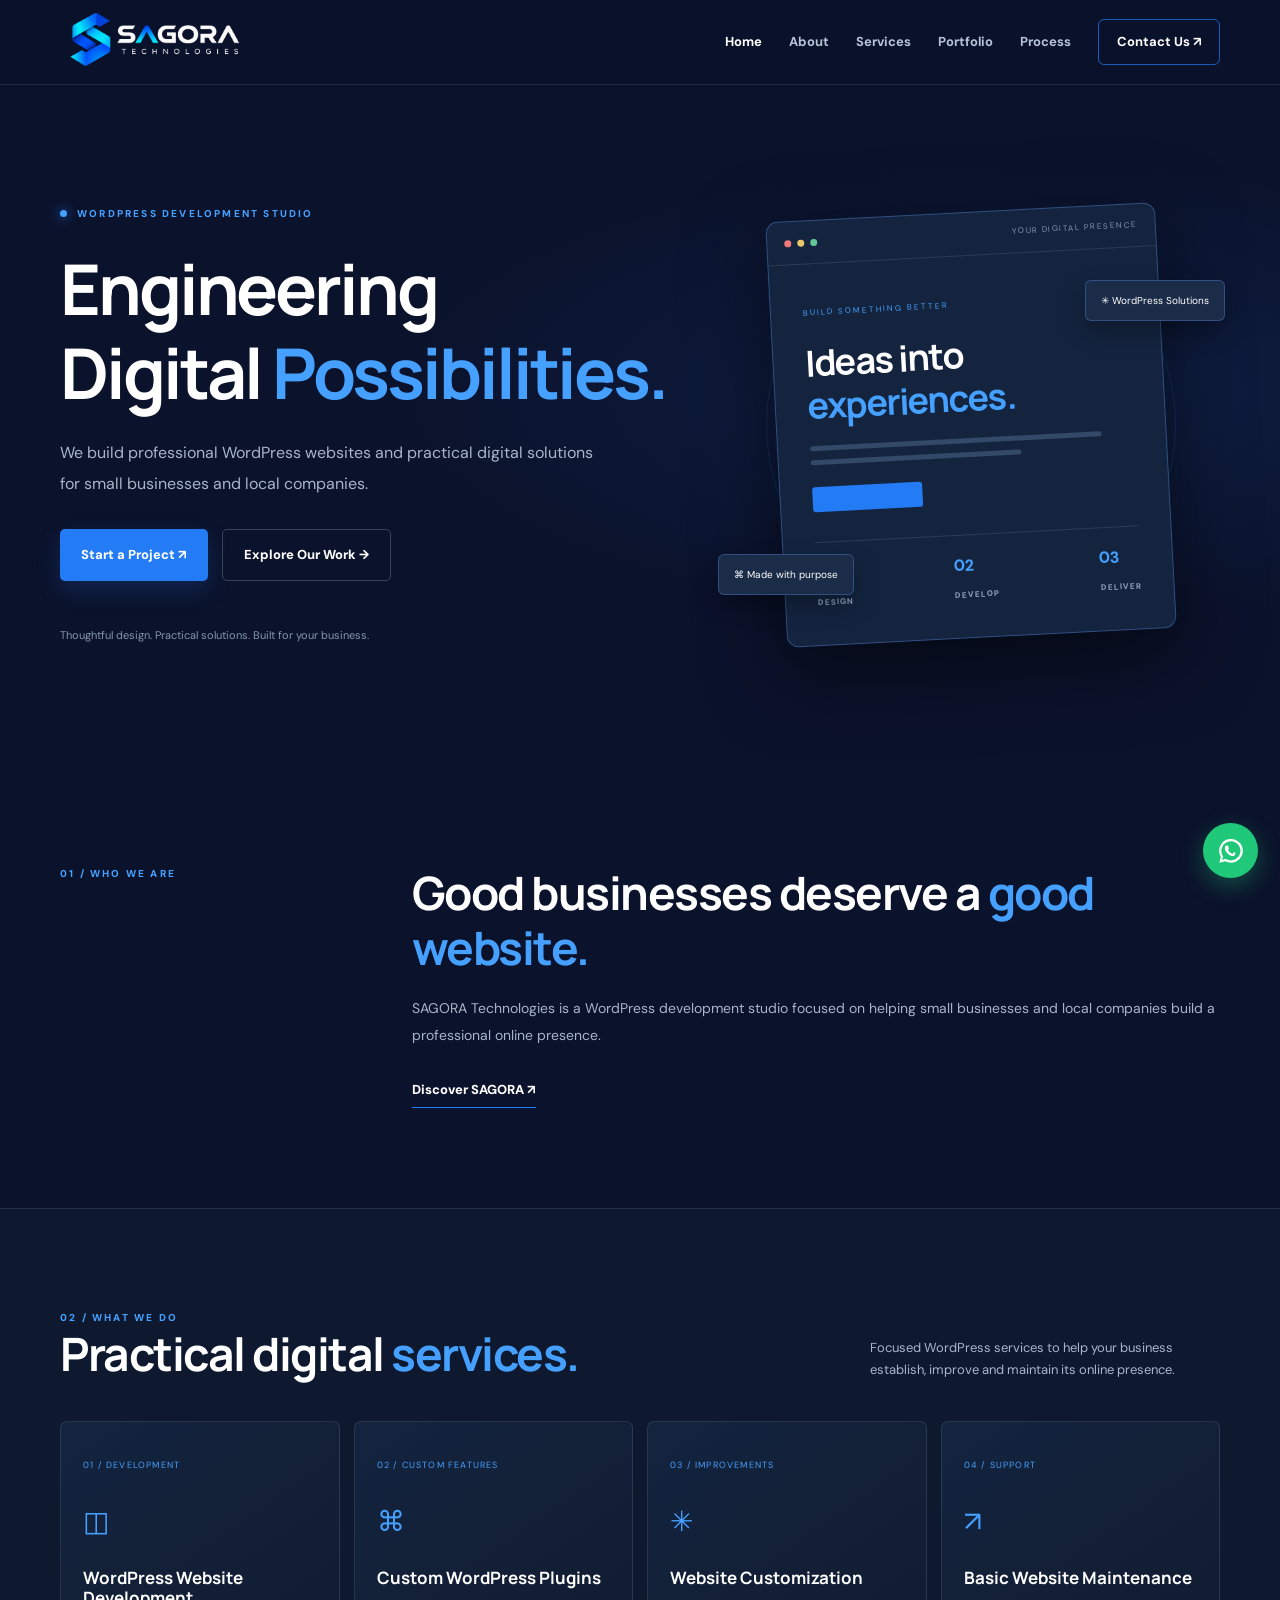
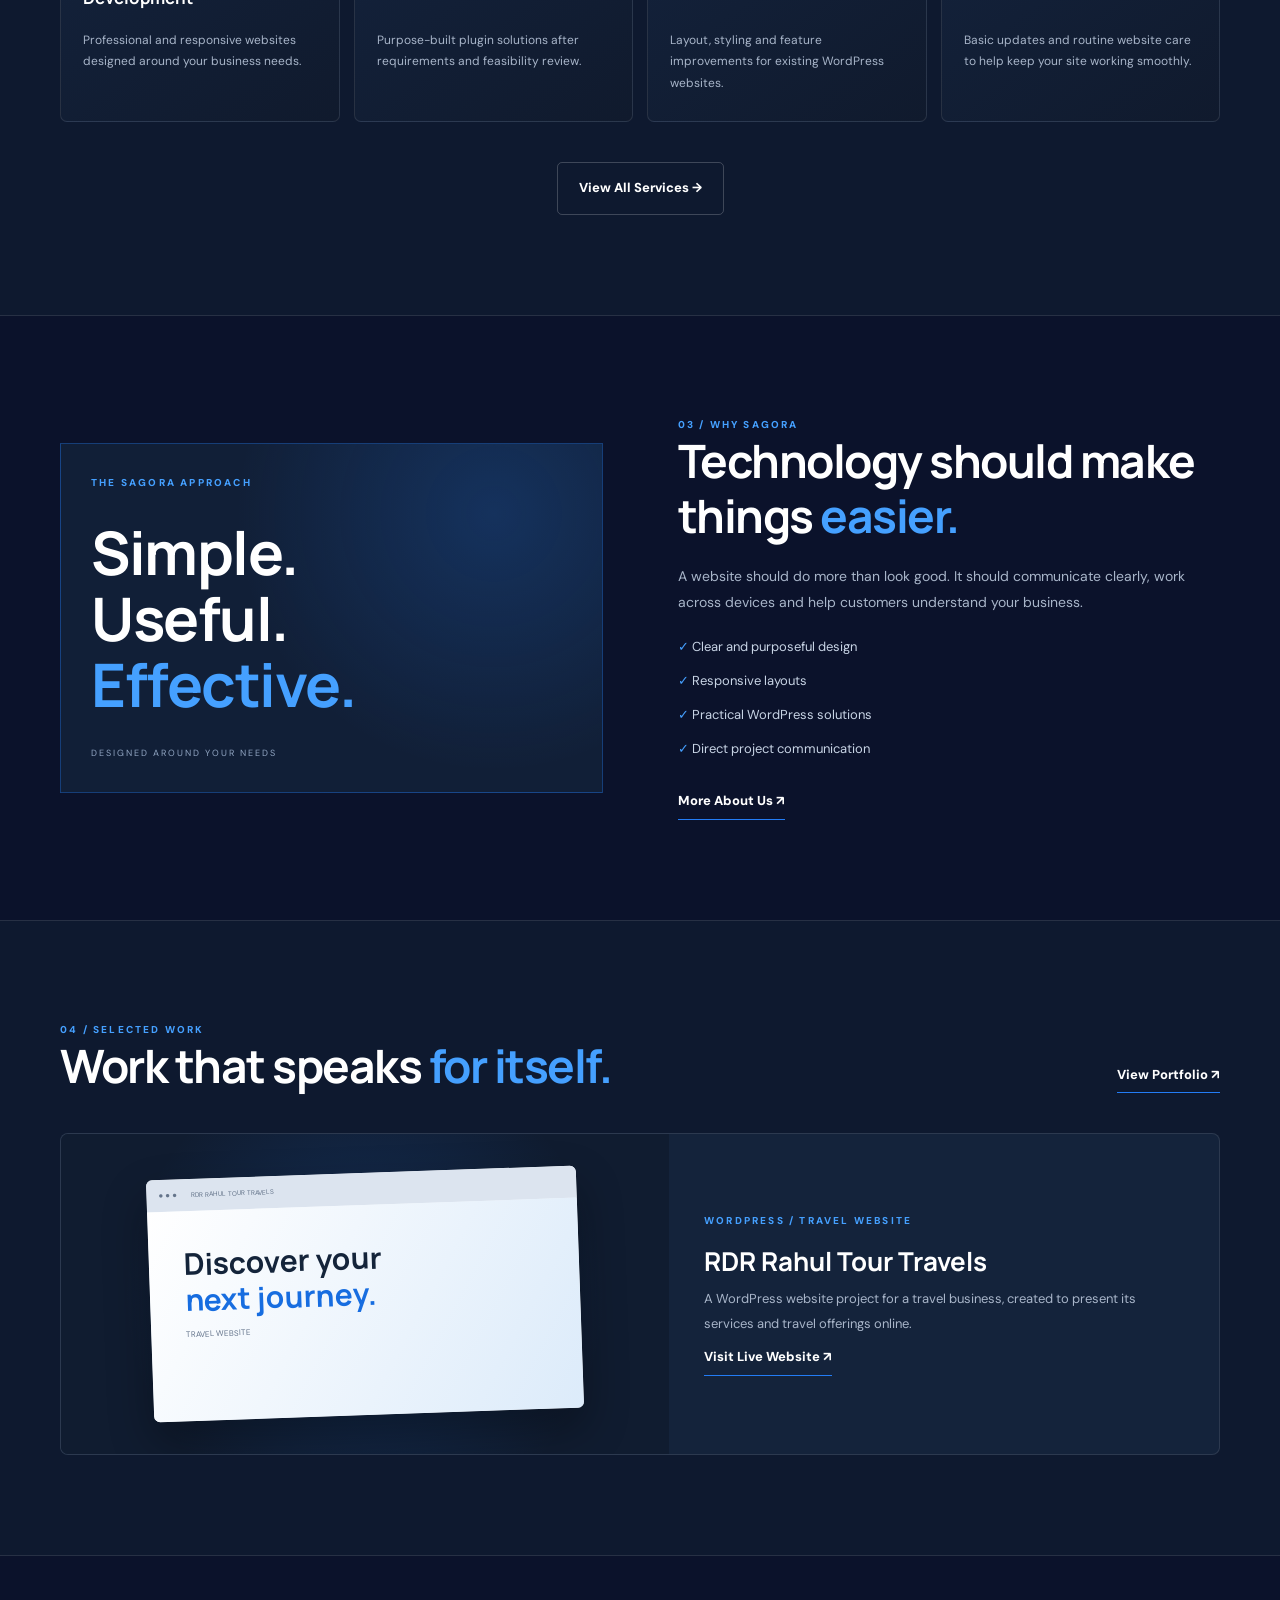
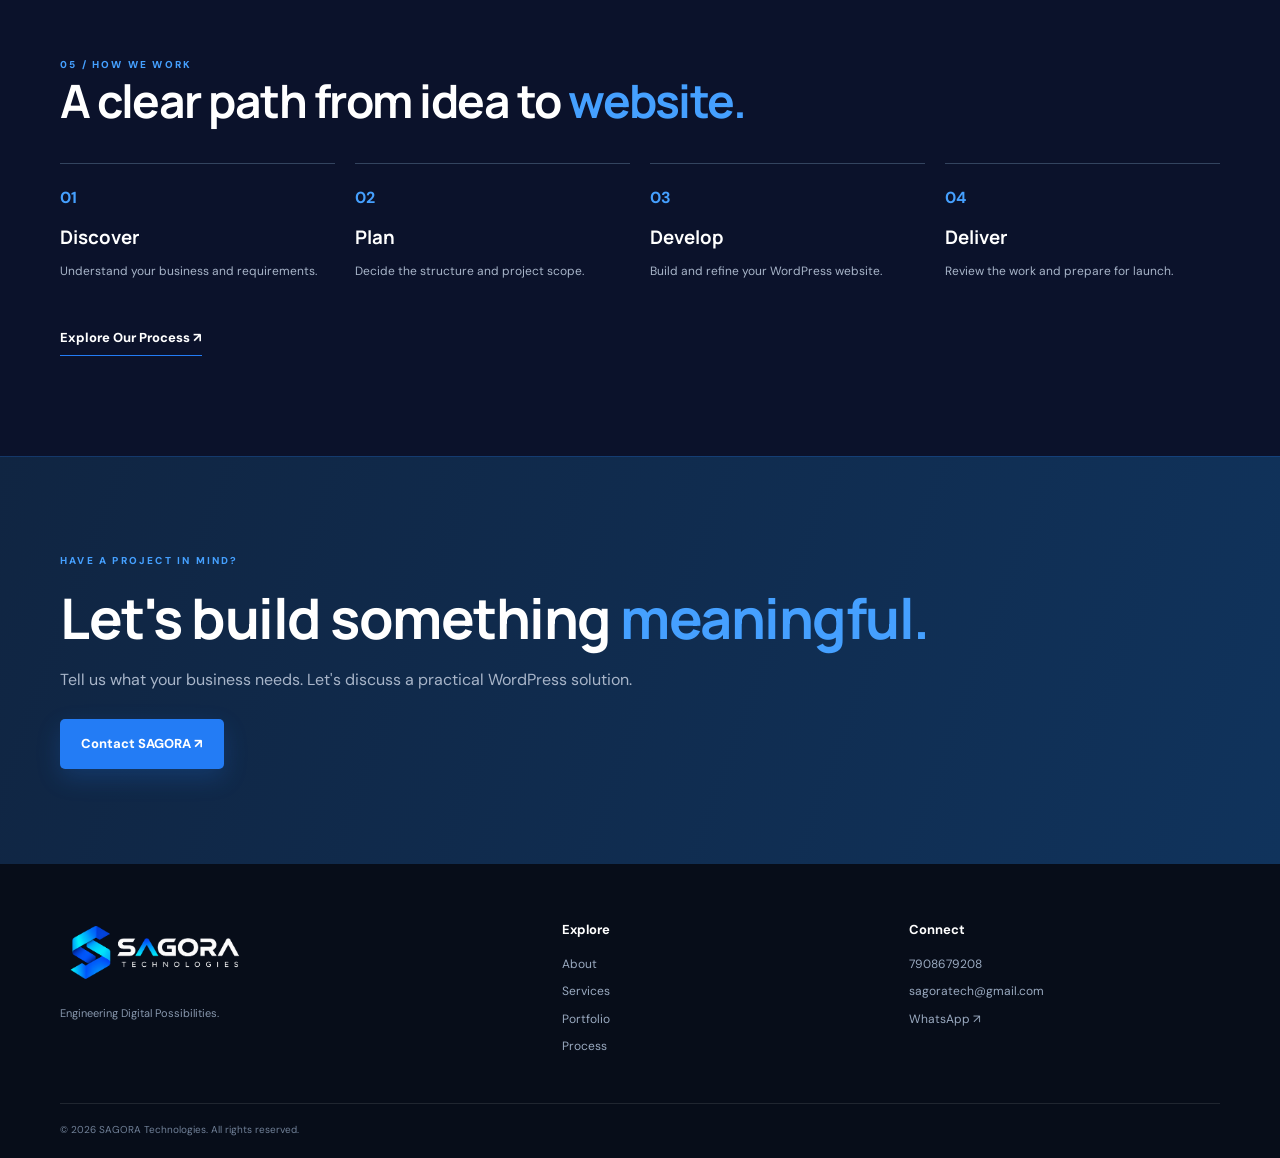
<file: index.html>
<!DOCTYPE html>
<html lang="en">
<head>
  <meta charset="UTF-8">
  <meta name="viewport" content="width=device-width, initial-scale=1">
  <meta name="description" content="SAGORA Technologies — WordPress website development for businesses.">
  <meta name="theme-color" content="#0B122B">
  <title>SAGORA Technologies | Engineering Digital Possibilities</title>
  <link rel="icon" type="image/png" href="assets/sagora-logo.png">
  <link rel="preconnect" href="https://fonts.googleapis.com">
  <link href="https://fonts.googleapis.com/css2?family=DM+Sans:wght@400;500;600;700&family=Manrope:wght@400;500;600;700;800&display=swap" rel="stylesheet">
  <link rel="stylesheet" href="style.css">
</head>
<body>
<header class="header"><div class="container nav-wrap">
<a href="index.html" class="brand"><img src="assets/sagora-logo.png" alt="SAGORA Technologies"></a>
<button class="menu-toggle" type="button" aria-label="Open navigation" aria-expanded="false"><span></span><span></span><span></span></button>
<nav class="nav"><a href="index.html" data-page="index" class="active">Home</a><a href="about.html" data-page="about">About</a><a href="services.html" data-page="services">Services</a><a href="work.html" data-page="work">Portfolio</a><a href="process.html" data-page="process">Process</a><a class="nav-button" href="contact.html" data-page="contact">Contact Us ↗</a></nav>
</div></header>

<main>
  <section class="hero">
    <div class="container hero-grid">
      <div class="hero-copy reveal">
        <div class="eyebrow"><i></i> WORDPRESS DEVELOPMENT STUDIO</div>
        <h1>Engineering<br>Digital <span>Possibilities.</span></h1>
        <p>We build professional WordPress websites and practical digital solutions for small businesses and local companies.</p>
        <div class="actions">
          <a class="btn primary" href="contact.html">Start a Project ↗</a>
          <a class="btn outline" href="work.html">Explore Our Work →</a>
        </div>
        <div class="hero-caption">Thoughtful design. Practical solutions. Built for your business.</div>
      </div>

      <div class="hero-art reveal">
        <div class="art-orbit"></div>
        <div class="art-window">
          <div class="window-top"><span></span><span></span><span></span><small>YOUR DIGITAL PRESENCE</small></div>
          <div class="window-content">
            <small>BUILD SOMETHING BETTER</small>
            <h2>Ideas into<br><span>experiences.</span></h2>
            <div class="fake-line"></div><div class="fake-line short"></div>
            <div class="fake-button"></div>
            <div class="art-bottom"><span>01<br><small>DESIGN</small></span><span>02<br><small>DEVELOP</small></span><span>03<br><small>DELIVER</small></span></div>
          </div>
        </div>
        <div class="art-tag tag-one">✳ WordPress Solutions</div>
        <div class="art-tag tag-two">⌘ Made with purpose</div>
      </div>
    </div>
  </section>

  <section class="section">
    <div class="container intro-grid reveal">
      <div class="eyebrow">01 / WHO WE ARE</div>
      <div><h2>Good businesses deserve a <span>good website.</span></h2>
        <p>SAGORA Technologies is a WordPress development studio focused on helping small businesses and local companies build a professional online presence.</p>
        <a class="text-link" href="about.html">Discover SAGORA ↗</a>
      </div>
    </div>
  </section>

  <section class="section section-alt">
    <div class="container">
      <div class="section-heading reveal">
        <div><div class="eyebrow">02 / WHAT WE DO</div><h2>Practical digital <span>services.</span></h2></div>
        <p>Focused WordPress services to help your business establish, improve and maintain its online presence.</p>
      </div>
      <div class="service-grid">
        <article class="service-card reveal"><span>01 / DEVELOPMENT</span><div class="service-icon">◫</div><h3>WordPress Website Development</h3><p>Professional and responsive websites designed around your business needs.</p></article>
        <article class="service-card reveal"><span>02 / CUSTOM FEATURES</span><div class="service-icon">⌘</div><h3>Custom WordPress Plugins</h3><p>Purpose-built plugin solutions after requirements and feasibility review.</p></article>
        <article class="service-card reveal"><span>03 / IMPROVEMENTS</span><div class="service-icon">✳</div><h3>Website Customization</h3><p>Layout, styling and feature improvements for existing WordPress websites.</p></article>
        <article class="service-card reveal"><span>04 / SUPPORT</span><div class="service-icon">↗</div><h3>Basic Website Maintenance</h3><p>Basic updates and routine website care to help keep your site working smoothly.</p></article>
      </div>
      <div class="center"><a href="services.html" class="btn outline">View All Services →</a></div>
    </div>
  </section>

  <section class="section">
    <div class="container feature-grid">
      <div class="feature-panel reveal"><div class="eyebrow">THE SAGORA APPROACH</div><h2>Simple.<br>Useful.<br><span>Effective.</span></h2><small>DESIGNED AROUND YOUR NEEDS</small></div>
      <div class="reveal"><div class="eyebrow">03 / WHY SAGORA</div><h2>Technology should make things <span>easier.</span></h2>
        <p>A website should do more than look good. It should communicate clearly, work across devices and help customers understand your business.</p>
        <ul class="check-list"><li>✓ Clear and purposeful design</li><li>✓ Responsive layouts</li><li>✓ Practical WordPress solutions</li><li>✓ Direct project communication</li></ul>
        <a href="about.html" class="text-link">More About Us ↗</a>
      </div>
    </div>
  </section>

  <section class="section section-alt">
    <div class="container">
      <div class="section-heading reveal"><div><div class="eyebrow">04 / SELECTED WORK</div><h2>Work that speaks <span>for itself.</span></h2></div><a href="work.html" class="text-link">View Portfolio ↗</a></div>
      <a class="project-card reveal" href="https://rdrrahultourtravels.thsite.top/" target="_blank" rel="noopener noreferrer">
        <div class="project-art"><div class="project-browser"><div class="browser-top">● ● ● <small>RDR RAHUL TOUR TRAVELS</small></div><div class="browser-body"><h3>Discover your<br><span>next journey.</span></h3><small>TRAVEL WEBSITE</small></div></div></div>
        <div class="project-info"><div class="eyebrow">WORDPRESS / TRAVEL WEBSITE</div><h3>RDR Rahul Tour Travels</h3><p>A WordPress website project for a travel business, created to present its services and travel offerings online.</p><span class="text-link">Visit Live Website ↗</span></div>
      </a>
    </div>
  </section>

  <section class="section">
    <div class="container">
      <div class="eyebrow">05 / HOW WE WORK</div><h2>A clear path from idea to <span>website.</span></h2>
      <div class="steps-grid">
        <div class="step"><b>01</b><h3>Discover</h3><p>Understand your business and requirements.</p></div>
        <div class="step"><b>02</b><h3>Plan</h3><p>Decide the structure and project scope.</p></div>
        <div class="step"><b>03</b><h3>Develop</h3><p>Build and refine your WordPress website.</p></div>
        <div class="step"><b>04</b><h3>Deliver</h3><p>Review the work and prepare for launch.</p></div>
      </div>
      <a href="process.html" class="text-link">Explore Our Process ↗</a>
    </div>
  </section>

  <section class="cta">
    <div class="container reveal"><div class="eyebrow">HAVE A PROJECT IN MIND?</div><h2>Let's build something <span>meaningful.</span></h2><p>Tell us what your business needs. Let's discuss a practical WordPress solution.</p><a href="contact.html" class="btn primary">Contact SAGORA ↗</a></div>
  </section>
</main>

<footer class="footer"><div class="container footer-grid">
<div><img src="assets/sagora-logo.png" alt="SAGORA Technologies"><p>Engineering Digital Possibilities.</p></div>
<div><h4>Explore</h4><a href="about.html">About</a><a href="services.html">Services</a><a href="work.html">Portfolio</a><a href="process.html">Process</a></div>
<div><h4>Connect</h4><a href="tel:+917908679208">7908679208</a><a href="mailto:sagoratech@gmail.com">sagoratech@gmail.com</a><a href="https://wa.me/917908679208" target="_blank" rel="noopener noreferrer">WhatsApp ↗</a></div>
</div><div class="container footer-bottom">© <span class="year"></span> SAGORA Technologies. All rights reserved.</div></footer>
<a class="floating-whatsapp" href="https://wa.me/917908679208?text=Hello%20SAGORA%2C%20I%20would%20like%20to%20discuss%20a%20website%20project." target="_blank" rel="noopener noreferrer" aria-label="Chat with SAGORA on WhatsApp"><svg viewBox="0 0 32 32" aria-hidden="true"><path d="M16 3.2A12.6 12.6 0 0 0 5.2 22.3L3.5 28.5l6.4-1.7A12.6 12.6 0 1 0 16 3.2Zm0 22.8a10.2 10.2 0 0 1-5.2-1.4l-.4-.2-3.8 1 1-3.7-.3-.4A10.2 10.2 0 1 1 16 26Zm5.6-7.6c-.3-.2-1.8-.9-2.1-1s-.5-.2-.7.2-.8 1-1 1.2-.4.2-.7.1a8.3 8.3 0 0 1-2.5-1.5 9.4 9.4 0 0 1-1.7-2.1c-.2-.3 0-.5.1-.6l.5-.6c.2-.2.2-.4.3-.6s0-.4 0-.6-.7-1.7-1-2.3-.5-.5-.7-.5h-.6c-.2 0-.6.1-.9.4s-1.2 1.2-1.2 2.8 1.2 3.2 1.4 3.4a11.6 11.6 0 0 0 4.5 4c.6.3 1.1.5 1.5.6.6.2 1.2.2 1.6.1.5-.1 1.8-.7 2-1.4s.3-1.3.2-1.4-.3-.2-.6-.4Z"/></svg></a>
<script src="script.js"></script>
</body>
</html>
</file>
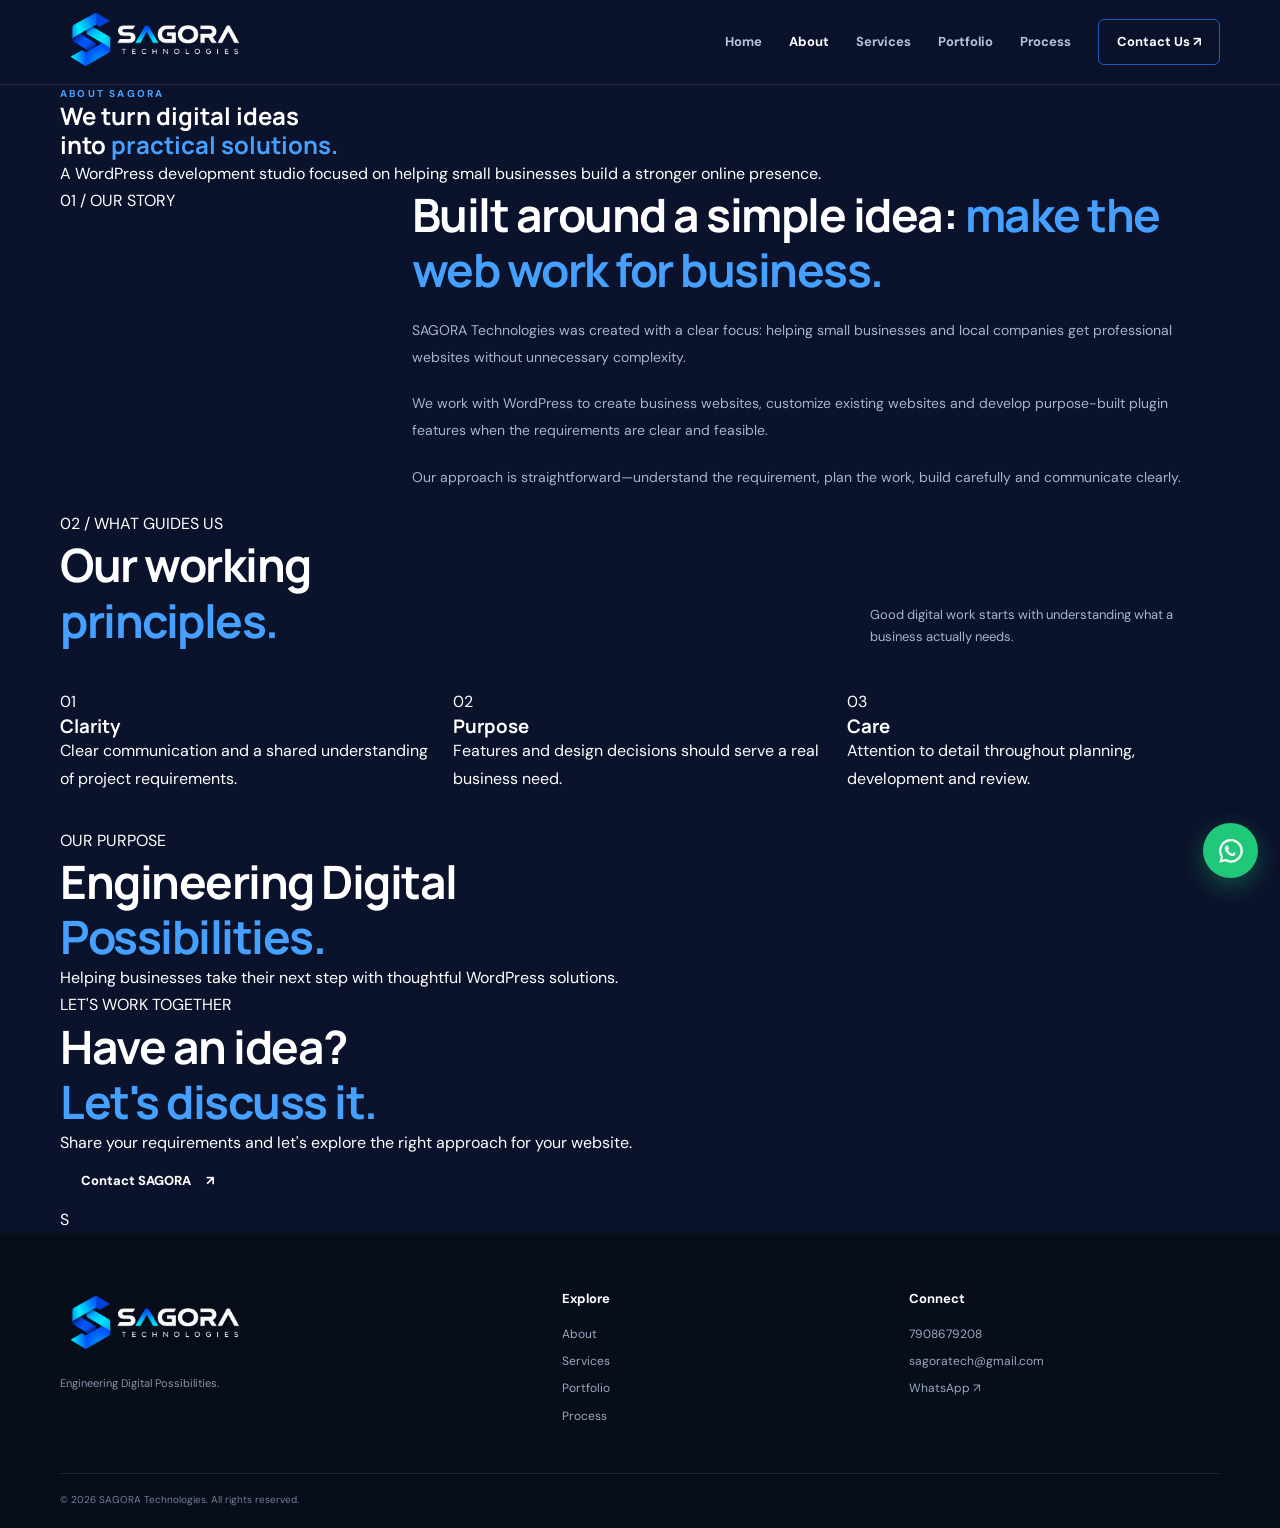
<file: about.html>
<!DOCTYPE html>
<html lang="en"><head><meta charset="UTF-8"><meta name="viewport" content="width=device-width, initial-scale=1">
<meta name="description" content="Learn about SAGORA Technologies and its practical WordPress website services."><meta name="theme-color" content="#0B122B"><title>About | SAGORA Technologies</title>
<link rel="icon" type="image/png" href="assets/sagora-logo.png"><link rel="preconnect" href="https://fonts.googleapis.com"><link rel="preconnect" href="https://fonts.gstatic.com" crossorigin>
<link href="https://fonts.googleapis.com/css2?family=DM+Sans:wght@400;500;600;700&family=Manrope:wght@400;500;600;700;800&display=swap" rel="stylesheet"><link rel="stylesheet" href="style.css"></head><body>
<header class="header"><div class="container nav-wrap">
<a href="index.html" class="brand"><img src="assets/sagora-logo.png" alt="SAGORA Technologies"></a>
<button class="menu-toggle" type="button" aria-label="Open navigation" aria-expanded="false"><span></span><span></span><span></span></button>
<nav class="nav"><a href="index.html" data-page="index">Home</a><a href="about.html" data-page="about" class="active">About</a><a href="services.html" data-page="services">Services</a><a href="work.html" data-page="work">Portfolio</a><a href="process.html" data-page="process">Process</a><a class="nav-button" href="contact.html" data-page="contact">Contact Us ↗</a></nav>
</div></header><main>
    <section class="inner-hero"><div class="container inner-hero-content reveal">
      <div class="eyebrow"><span class="eyebrow-dot"></span> ABOUT SAGORA</div>
      <h1>We turn digital ideas<br>into <span>practical solutions.</span></h1>
      <p>A WordPress development studio focused on helping small businesses build a stronger online presence.</p>
    </div></section>

    <section class="section-pad"><div class="container story-grid">
      <div class="section-kicker reveal">01 / OUR STORY</div>
      <div class="story-content reveal">
        <h2>Built around a simple idea: <span>make the web work for business.</span></h2>
        <p>SAGORA Technologies was created with a clear focus: helping small businesses and local companies get professional websites without unnecessary complexity.</p>
        <p>We work with WordPress to create business websites, customize existing websites and develop purpose-built plugin features when the requirements are clear and feasible.</p>
        <p>Our approach is straightforward—understand the requirement, plan the work, build carefully and communicate clearly.</p>
      </div>
    </div></section>

    <section class="values-section section-pad"><div class="container">
      <div class="section-heading reveal"><div><div class="section-kicker">02 / WHAT GUIDES US</div><h2>Our working<br><span>principles.</span></h2></div><p>Good digital work starts with understanding what a business actually needs.</p></div>
      <div class="values-grid">
        <article class="value-card reveal"><span>01</span><h3>Clarity</h3><p>Clear communication and a shared understanding of project requirements.</p></article>
        <article class="value-card reveal"><span>02</span><h3>Purpose</h3><p>Features and design decisions should serve a real business need.</p></article>
        <article class="value-card reveal"><span>03</span><h3>Care</h3><p>Attention to detail throughout planning, development and review.</p></article>
      </div>
    </div></section>

    <section class="statement-section"><div class="container statement-inner reveal">
      <div class="section-kicker">OUR PURPOSE</div><h2>Engineering Digital<br><span>Possibilities.</span></h2>
      <p>Helping businesses take their next step with thoughtful WordPress solutions.</p>
    </div></section>

    <section class="cta-section"><div class="container cta-inner reveal">
      <div class="section-kicker">LET'S WORK TOGETHER</div><h2>Have an idea?<br><span>Let's discuss it.</span></h2>
      <p>Share your requirements and let's explore the right approach for your website.</p>
      <a class="btn btn-primary" href="contact.html">Contact SAGORA <span>↗</span></a><div class="cta-decoration">S</div>
    </div></section>
  </main><footer class="footer"><div class="container footer-grid">
<div><img src="assets/sagora-logo.png" alt="SAGORA Technologies"><p>Engineering Digital Possibilities.</p></div>
<div><h4>Explore</h4><a href="about.html">About</a><a href="services.html">Services</a><a href="work.html">Portfolio</a><a href="process.html">Process</a></div>
<div><h4>Connect</h4><a href="tel:+917908679208">7908679208</a><a href="mailto:sagoratech@gmail.com">sagoratech@gmail.com</a><a href="https://wa.me/917908679208" target="_blank" rel="noopener noreferrer">WhatsApp ↗</a></div>
</div><div class="container footer-bottom">© <span class="year"></span> SAGORA Technologies. All rights reserved.</div></footer>
<a class="floating-whatsapp" href="https://wa.me/917908679208?text=Hello%20SAGORA%2C%20I%20would%20like%20to%20discuss%20a%20website%20project." target="_blank" rel="noopener noreferrer" aria-label="Chat with SAGORA on WhatsApp"><svg viewBox="0 0 32 32" aria-hidden="true"><path d="M16 3.2A12.6 12.6 0 0 0 5.2 22.3L3.5 28.5l6.4-1.7A12.6 12.6 0 1 0 16 3.2Zm0 22.8a10.2 10.2 0 0 1-5.2-1.4l-.4-.2-3.8 1 1-3.7-.3-.4A10.2 10.2 0 1 1 16 26Zm5.6-7.6c-.3-.2-1.8-.9-2.1-1s-.5-.2-.7.2-.8 1-1 1.2-.4.2-.7.1a8.3 8.3 0 0 1-2.5-1.5 9.4 9.4 0 0 1-1.7-2.1c-.2-.3 0-.5.1-.6l.5-.6c.2-.2.2-.4.3-.6s0-.4 0-.6-.7-1.7-1-2.3-.5-.5-.7-.5h-.6c-.2 0-.6.1-.9.4s-1.2 1.2-1.2 2.8 1.2 3.2 1.4 3.4a11.6 11.6 0 0 0 4.5 4c.6.3 1.1.5 1.5.6.6.2 1.2.2 1.6.1.5-.1 1.8-.7 2-1.4s.3-1.3.2-1.4-.3-.2-.6-.4Z"/></svg></a><script src="script.js"></script></body></html>
</file>
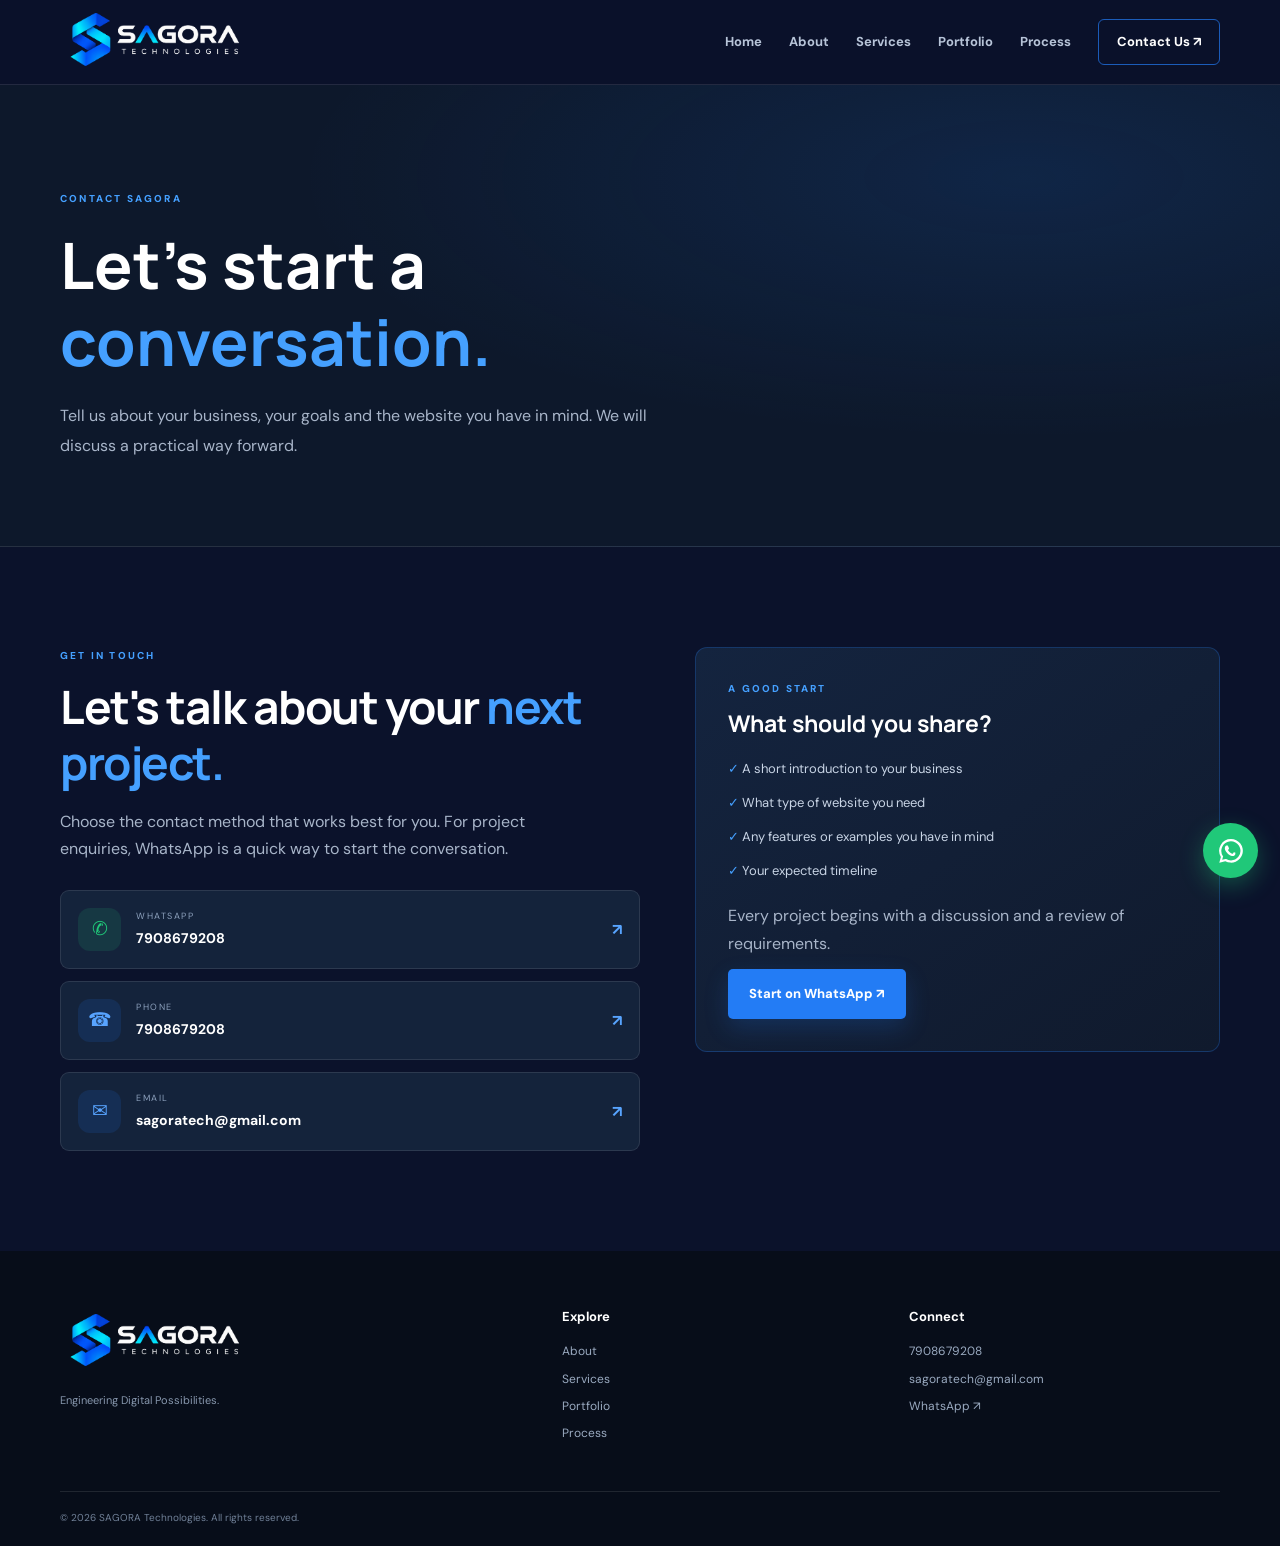
<file: contact.html>
<!DOCTYPE html>
<html lang="en"><head><meta charset="UTF-8"><meta name="viewport" content="width=device-width, initial-scale=1">
<meta name="description" content="Contact SAGORA Technologies about a WordPress website or website improvement project."><meta name="theme-color" content="#0B122B"><title>Contact | SAGORA Technologies</title>
<link rel="icon" type="image/png" href="assets/sagora-logo.png"><link rel="preconnect" href="https://fonts.googleapis.com"><link rel="preconnect" href="https://fonts.gstatic.com" crossorigin>
<link href="https://fonts.googleapis.com/css2?family=DM+Sans:wght@400;500;600;700&family=Manrope:wght@400;500;600;700;800&display=swap" rel="stylesheet"><link rel="stylesheet" href="style.css"></head><body>
<header class="header"><div class="container nav-wrap">
<a href="index.html" class="brand"><img src="assets/sagora-logo.png" alt="SAGORA Technologies"></a>
<button class="menu-toggle" type="button" aria-label="Open navigation" aria-expanded="false"><span></span><span></span><span></span></button>
<nav class="nav"><a href="index.html" data-page="index">Home</a><a href="about.html" data-page="about">About</a><a href="services.html" data-page="services">Services</a><a href="work.html" data-page="work">Portfolio</a><a href="process.html" data-page="process">Process</a><a class="nav-button" href="contact.html" data-page="contact" class="active">Contact Us ↗</a></nav>
</div></header><main><section class="page-hero"><div class="container reveal"><div class="eyebrow">CONTACT SAGORA</div><h1>Let's start a <span>conversation.</span></h1><p>Tell us about your business, your goals and the website you have in mind. We will discuss a practical way forward.</p></div></section><section class="section"><div class="container contact-layout"><div class="contact-intro reveal"><div class="eyebrow">GET IN TOUCH</div><h2>Let's talk about your <span>next project.</span></h2><p class="muted">Choose the contact method that works best for you. For project enquiries, WhatsApp is a quick way to start the conversation.</p><div class="contact-methods"><a class="contact-method" href="https://wa.me/917908679208?text=Hello%20SAGORA%2C%20I%20would%20like%20to%20discuss%20a%20website%20project." target="_blank" rel="noopener noreferrer"><span class="contact-method-icon whatsapp-symbol">✆</span><span><small>WHATSAPP</small><strong>7908679208</strong></span><b>↗</b></a><a class="contact-method" href="tel:+917908679208"><span class="contact-method-icon">☎</span><span><small>PHONE</small><strong>7908679208</strong></span><b>↗</b></a><a class="contact-method" href="mailto:sagoratech@gmail.com"><span class="contact-method-icon">✉</span><span><small>EMAIL</small><strong>sagoratech@gmail.com</strong></span><b>↗</b></a></div></div><div class="contact-side reveal"><div class="eyebrow">A GOOD START</div><h3>What should you share?</h3><ul class="check-list"><li>✓ A short introduction to your business</li><li>✓ What type of website you need</li><li>✓ Any features or examples you have in mind</li><li>✓ Your expected timeline</li></ul><p class="muted">Every project begins with a discussion and a review of requirements.</p><a class="btn primary" href="https://wa.me/917908679208?text=Hello%20SAGORA%2C%20I%20would%20like%20to%20discuss%20a%20website%20project." target="_blank" rel="noopener noreferrer">Start on WhatsApp ↗</a></div></div></section></main><footer class="footer"><div class="container footer-grid">
<div><img src="assets/sagora-logo.png" alt="SAGORA Technologies"><p>Engineering Digital Possibilities.</p></div>
<div><h4>Explore</h4><a href="about.html">About</a><a href="services.html">Services</a><a href="work.html">Portfolio</a><a href="process.html">Process</a></div>
<div><h4>Connect</h4><a href="tel:+917908679208">7908679208</a><a href="mailto:sagoratech@gmail.com">sagoratech@gmail.com</a><a href="https://wa.me/917908679208" target="_blank" rel="noopener noreferrer">WhatsApp ↗</a></div>
</div><div class="container footer-bottom">© <span class="year"></span> SAGORA Technologies. All rights reserved.</div></footer>
<a class="floating-whatsapp" href="https://wa.me/917908679208?text=Hello%20SAGORA%2C%20I%20would%20like%20to%20discuss%20a%20website%20project." target="_blank" rel="noopener noreferrer" aria-label="Chat with SAGORA on WhatsApp"><svg viewBox="0 0 32 32" aria-hidden="true"><path d="M16 3.2A12.6 12.6 0 0 0 5.2 22.3L3.5 28.5l6.4-1.7A12.6 12.6 0 1 0 16 3.2Zm0 22.8a10.2 10.2 0 0 1-5.2-1.4l-.4-.2-3.8 1 1-3.7-.3-.4A10.2 10.2 0 1 1 16 26Zm5.6-7.6c-.3-.2-1.8-.9-2.1-1s-.5-.2-.7.2-.8 1-1 1.2-.4.2-.7.1a8.3 8.3 0 0 1-2.5-1.5 9.4 9.4 0 0 1-1.7-2.1c-.2-.3 0-.5.1-.6l.5-.6c.2-.2.2-.4.3-.6s0-.4 0-.6-.7-1.7-1-2.3-.5-.5-.7-.5h-.6c-.2 0-.6.1-.9.4s-1.2 1.2-1.2 2.8 1.2 3.2 1.4 3.4a11.6 11.6 0 0 0 4.5 4c.6.3 1.1.5 1.5.6.6.2 1.2.2 1.6.1.5-.1 1.8-.7 2-1.4s.3-1.3.2-1.4-.3-.2-.6-.4Z"/></svg></a><script src="script.js"></script></body></html>
</file>
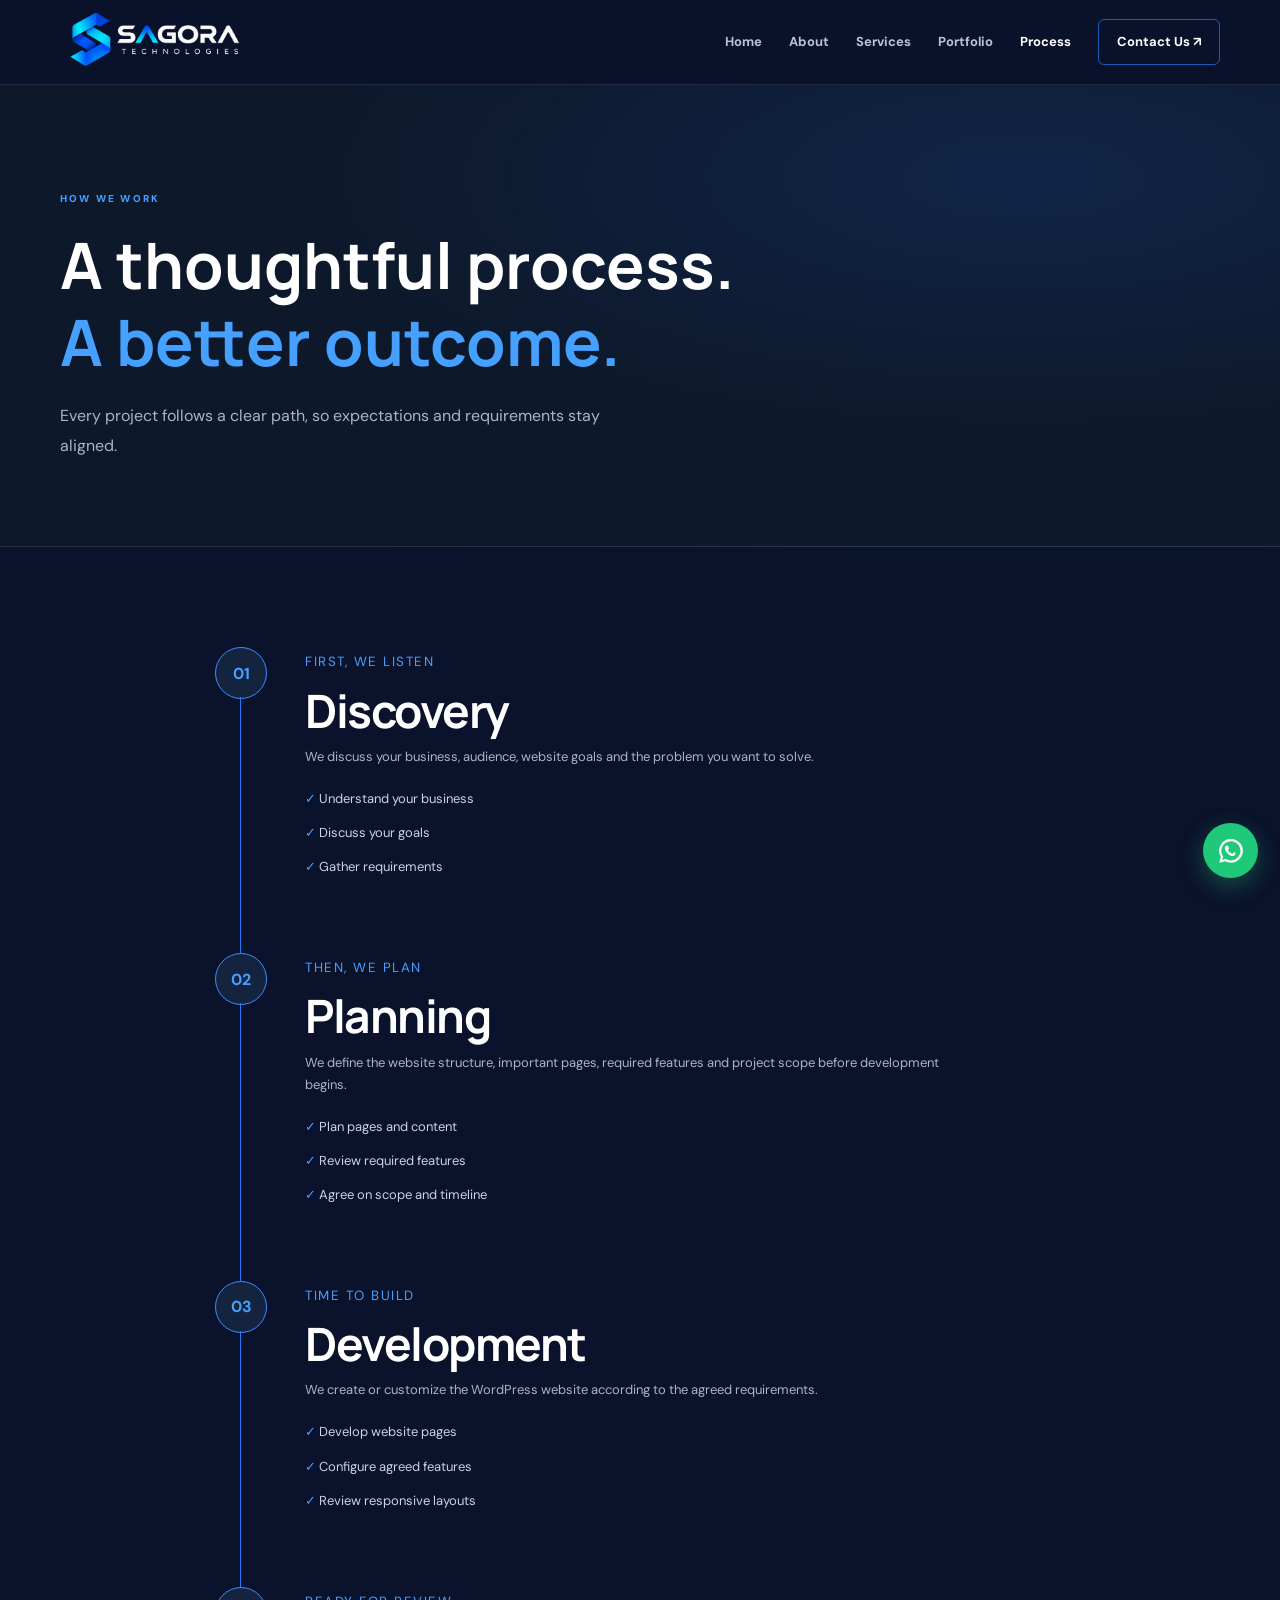
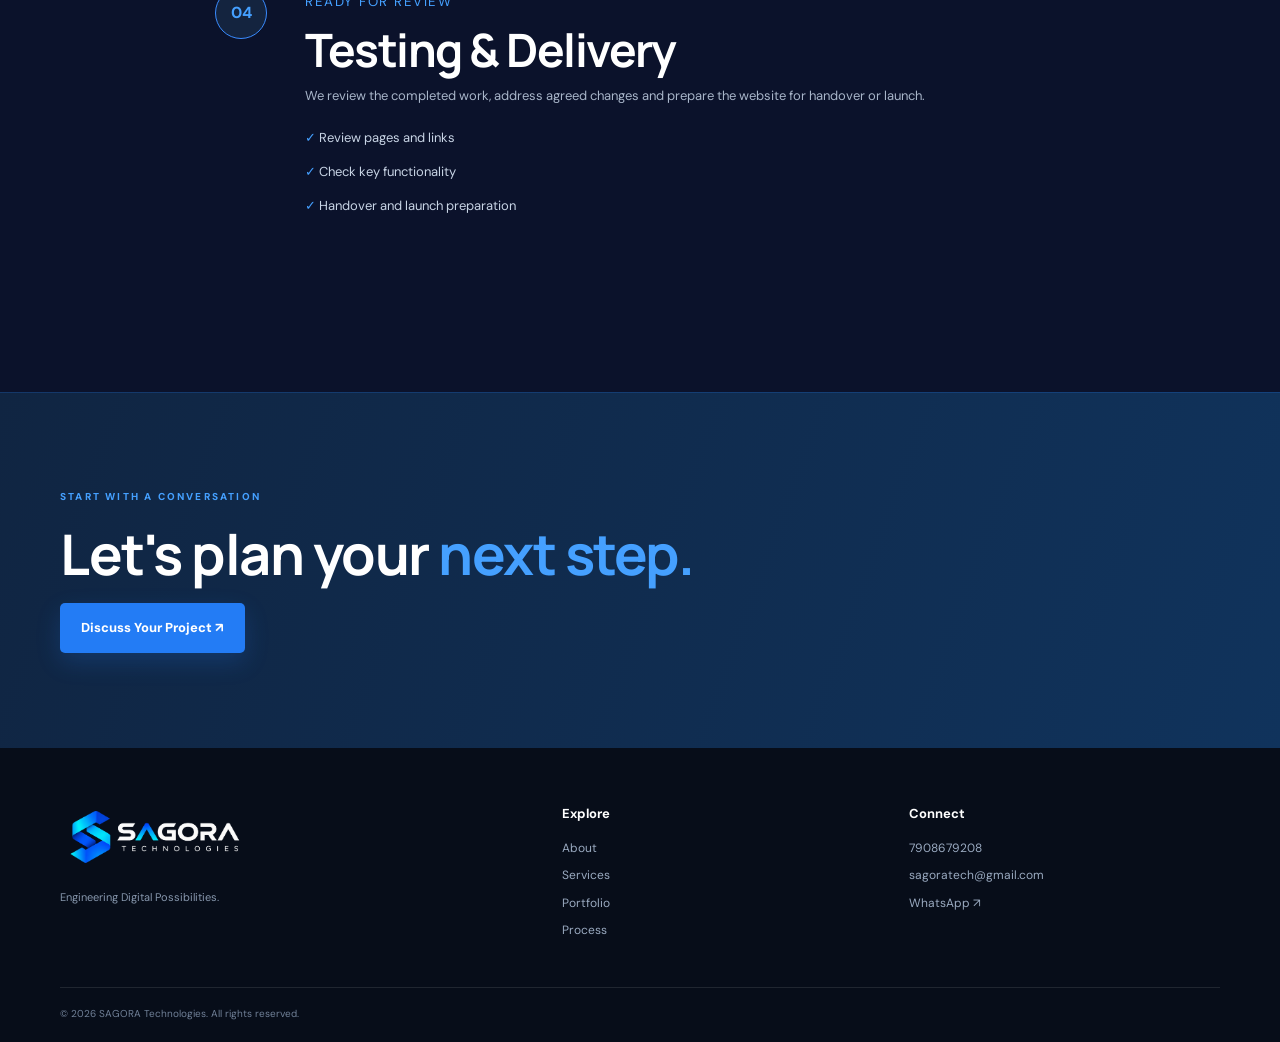
<file: process.html>
<!DOCTYPE html>
<html lang="en"><head><meta charset="UTF-8"><meta name="viewport" content="width=device-width, initial-scale=1">
<meta name="description" content="Discover how SAGORA plans, develops, reviews and delivers WordPress websites."><meta name="theme-color" content="#0B122B"><title>Process | SAGORA Technologies</title>
<link rel="icon" type="image/png" href="assets/sagora-logo.png"><link rel="preconnect" href="https://fonts.googleapis.com"><link rel="preconnect" href="https://fonts.gstatic.com" crossorigin>
<link href="https://fonts.googleapis.com/css2?family=DM+Sans:wght@400;500;600;700&family=Manrope:wght@400;500;600;700;800&display=swap" rel="stylesheet"><link rel="stylesheet" href="style.css"></head><body>
<header class="header"><div class="container nav-wrap">
<a href="index.html" class="brand"><img src="assets/sagora-logo.png" alt="SAGORA Technologies"></a>
<button class="menu-toggle" type="button" aria-label="Open navigation" aria-expanded="false"><span></span><span></span><span></span></button>
<nav class="nav"><a href="index.html" data-page="index">Home</a><a href="about.html" data-page="about">About</a><a href="services.html" data-page="services">Services</a><a href="work.html" data-page="work">Portfolio</a><a href="process.html" data-page="process" class="active">Process</a><a class="nav-button" href="contact.html" data-page="contact">Contact Us ↗</a></nav>
</div></header><main>
<section class="page-hero"><div class="container reveal"><div class="eyebrow">HOW WE WORK</div><h1>A thoughtful process.<br><span>A better outcome.</span></h1><p>Every project follows a clear path, so expectations and requirements stay aligned.</p></div></section>
<section class="section"><div class="container timeline">
<article><b>01</b><div><small>FIRST, WE LISTEN</small><h2>Discovery</h2><p>We discuss your business, audience, website goals and the problem you want to solve.</p><ul class="check-list"><li>✓ Understand your business</li><li>✓ Discuss your goals</li><li>✓ Gather requirements</li></ul></div></article>
<article><b>02</b><div><small>THEN, WE PLAN</small><h2>Planning</h2><p>We define the website structure, important pages, required features and project scope before development begins.</p><ul class="check-list"><li>✓ Plan pages and content</li><li>✓ Review required features</li><li>✓ Agree on scope and timeline</li></ul></div></article>
<article><b>03</b><div><small>TIME TO BUILD</small><h2>Development</h2><p>We create or customize the WordPress website according to the agreed requirements.</p><ul class="check-list"><li>✓ Develop website pages</li><li>✓ Configure agreed features</li><li>✓ Review responsive layouts</li></ul></div></article>
<article><b>04</b><div><small>READY FOR REVIEW</small><h2>Testing & Delivery</h2><p>We review the completed work, address agreed changes and prepare the website for handover or launch.</p><ul class="check-list"><li>✓ Review pages and links</li><li>✓ Check key functionality</li><li>✓ Handover and launch preparation</li></ul></div></article>
</div></section>
<section class="cta"><div class="container"><div class="eyebrow">START WITH A CONVERSATION</div><h2>Let's plan your <span>next step.</span></h2><a href="contact.html" class="btn primary">Discuss Your Project ↗</a></div></section>
</main><footer class="footer"><div class="container footer-grid">
<div><img src="assets/sagora-logo.png" alt="SAGORA Technologies"><p>Engineering Digital Possibilities.</p></div>
<div><h4>Explore</h4><a href="about.html">About</a><a href="services.html">Services</a><a href="work.html">Portfolio</a><a href="process.html">Process</a></div>
<div><h4>Connect</h4><a href="tel:+917908679208">7908679208</a><a href="mailto:sagoratech@gmail.com">sagoratech@gmail.com</a><a href="https://wa.me/917908679208" target="_blank" rel="noopener noreferrer">WhatsApp ↗</a></div>
</div><div class="container footer-bottom">© <span class="year"></span> SAGORA Technologies. All rights reserved.</div></footer>
<a class="floating-whatsapp" href="https://wa.me/917908679208?text=Hello%20SAGORA%2C%20I%20would%20like%20to%20discuss%20a%20website%20project." target="_blank" rel="noopener noreferrer" aria-label="Chat with SAGORA on WhatsApp"><svg viewBox="0 0 32 32" aria-hidden="true"><path d="M16 3.2A12.6 12.6 0 0 0 5.2 22.3L3.5 28.5l6.4-1.7A12.6 12.6 0 1 0 16 3.2Zm0 22.8a10.2 10.2 0 0 1-5.2-1.4l-.4-.2-3.8 1 1-3.7-.3-.4A10.2 10.2 0 1 1 16 26Zm5.6-7.6c-.3-.2-1.8-.9-2.1-1s-.5-.2-.7.2-.8 1-1 1.2-.4.2-.7.1a8.3 8.3 0 0 1-2.5-1.5 9.4 9.4 0 0 1-1.7-2.1c-.2-.3 0-.5.1-.6l.5-.6c.2-.2.2-.4.3-.6s0-.4 0-.6-.7-1.7-1-2.3-.5-.5-.7-.5h-.6c-.2 0-.6.1-.9.4s-1.2 1.2-1.2 2.8 1.2 3.2 1.4 3.4a11.6 11.6 0 0 0 4.5 4c.6.3 1.1.5 1.5.6.6.2 1.2.2 1.6.1.5-.1 1.8-.7 2-1.4s.3-1.3.2-1.4-.3-.2-.6-.4Z"/></svg></a><script src="script.js"></script></body></html>
</file>
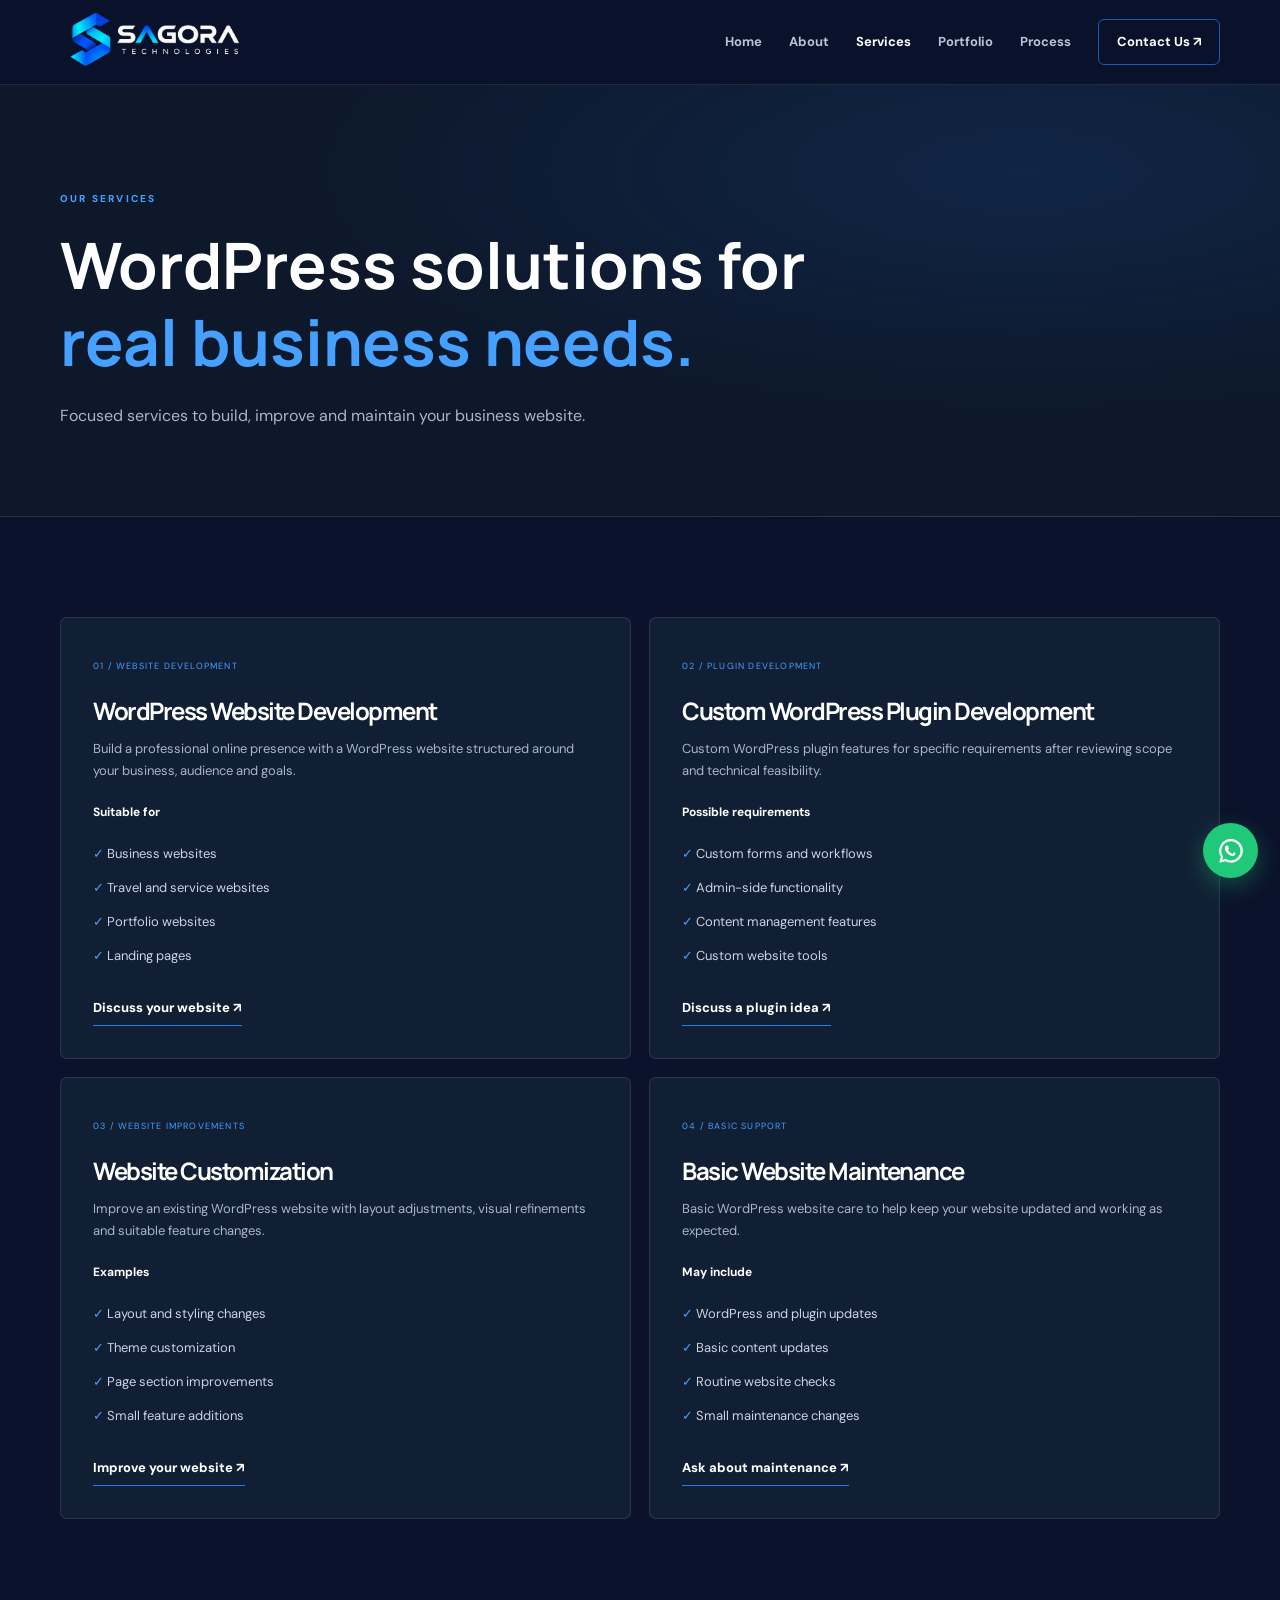
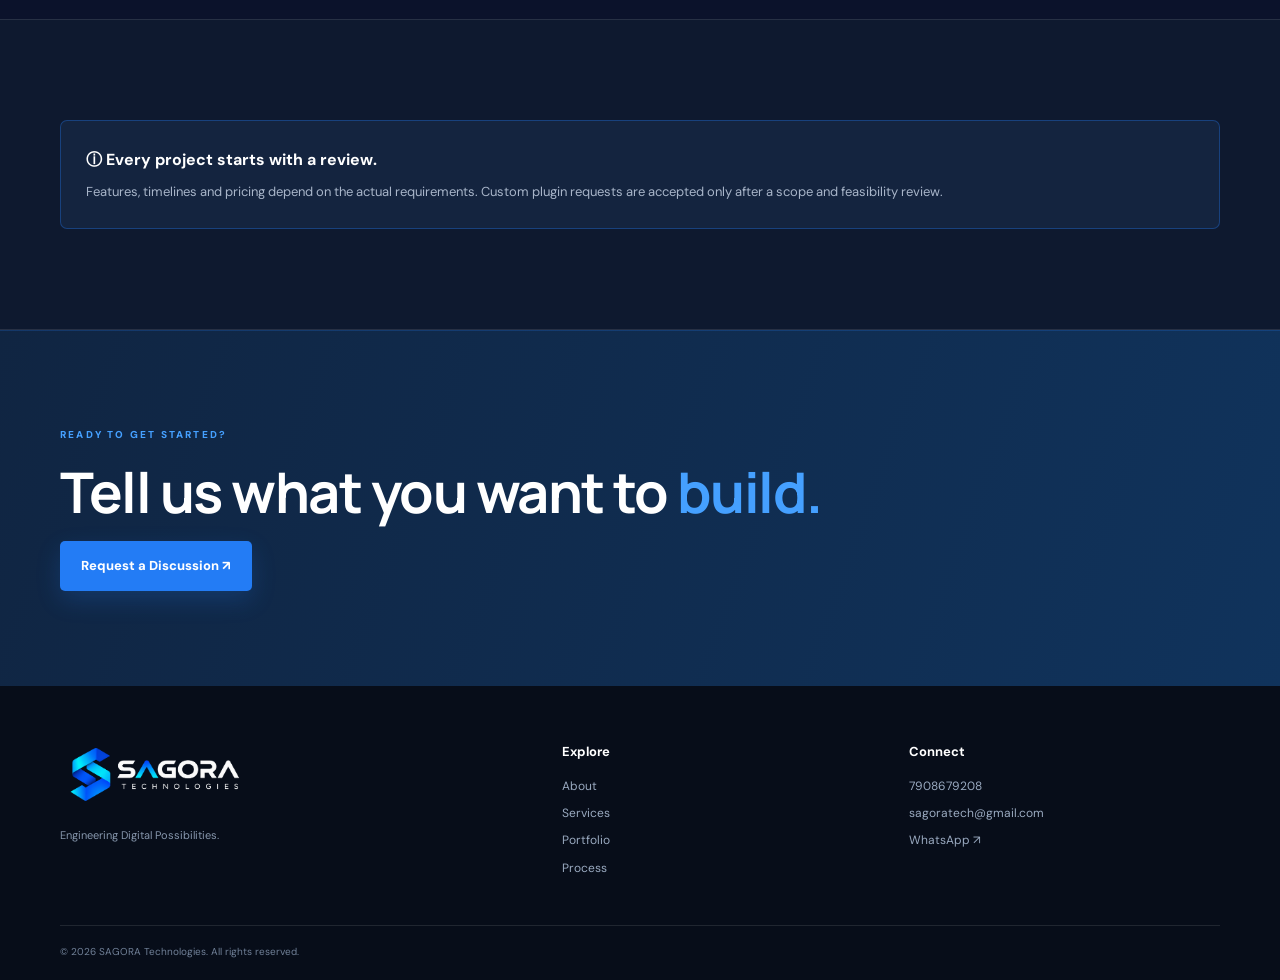
<file: services.html>
<!DOCTYPE html>
<html lang="en"><head><meta charset="UTF-8"><meta name="viewport" content="width=device-width, initial-scale=1">
<meta name="description" content="WordPress website development, plugin development, customization and maintenance services."><meta name="theme-color" content="#0B122B"><title>Services | SAGORA Technologies</title>
<link rel="icon" type="image/png" href="assets/sagora-logo.png"><link rel="preconnect" href="https://fonts.googleapis.com"><link rel="preconnect" href="https://fonts.gstatic.com" crossorigin>
<link href="https://fonts.googleapis.com/css2?family=DM+Sans:wght@400;500;600;700&family=Manrope:wght@400;500;600;700;800&display=swap" rel="stylesheet"><link rel="stylesheet" href="style.css"></head><body>
<header class="header"><div class="container nav-wrap">
<a href="index.html" class="brand"><img src="assets/sagora-logo.png" alt="SAGORA Technologies"></a>
<button class="menu-toggle" type="button" aria-label="Open navigation" aria-expanded="false"><span></span><span></span><span></span></button>
<nav class="nav"><a href="index.html" data-page="index">Home</a><a href="about.html" data-page="about">About</a><a href="services.html" data-page="services" class="active">Services</a><a href="work.html" data-page="work">Portfolio</a><a href="process.html" data-page="process">Process</a><a class="nav-button" href="contact.html" data-page="contact">Contact Us ↗</a></nav>
</div></header><main>
<section class="page-hero"><div class="container reveal"><div class="eyebrow">OUR SERVICES</div><h1>WordPress solutions for <span>real business needs.</span></h1><p>Focused services to build, improve and maintain your business website.</p></div></section>
<section class="section"><div class="container detail-grid">
<article class="detail-card"><span>01 / WEBSITE DEVELOPMENT</span><h2>WordPress Website Development</h2><p>Build a professional online presence with a WordPress website structured around your business, audience and goals.</p><h4>Suitable for</h4><ul class="check-list"><li>✓ Business websites</li><li>✓ Travel and service websites</li><li>✓ Portfolio websites</li><li>✓ Landing pages</li></ul><a href="contact.html" class="text-link">Discuss your website ↗</a></article>
<article class="detail-card"><span>02 / PLUGIN DEVELOPMENT</span><h2>Custom WordPress Plugin Development</h2><p>Custom WordPress plugin features for specific requirements after reviewing scope and technical feasibility.</p><h4>Possible requirements</h4><ul class="check-list"><li>✓ Custom forms and workflows</li><li>✓ Admin-side functionality</li><li>✓ Content management features</li><li>✓ Custom website tools</li></ul><a href="contact.html" class="text-link">Discuss a plugin idea ↗</a></article>
<article class="detail-card"><span>03 / WEBSITE IMPROVEMENTS</span><h2>Website Customization</h2><p>Improve an existing WordPress website with layout adjustments, visual refinements and suitable feature changes.</p><h4>Examples</h4><ul class="check-list"><li>✓ Layout and styling changes</li><li>✓ Theme customization</li><li>✓ Page section improvements</li><li>✓ Small feature additions</li></ul><a href="contact.html" class="text-link">Improve your website ↗</a></article>
<article class="detail-card"><span>04 / BASIC SUPPORT</span><h2>Basic Website Maintenance</h2><p>Basic WordPress website care to help keep your website updated and working as expected.</p><h4>May include</h4><ul class="check-list"><li>✓ WordPress and plugin updates</li><li>✓ Basic content updates</li><li>✓ Routine website checks</li><li>✓ Small maintenance changes</li></ul><a href="contact.html" class="text-link">Ask about maintenance ↗</a></article>
</div></section>
<section class="section section-alt"><div class="container notice"><b>ⓘ Every project starts with a review.</b><p>Features, timelines and pricing depend on the actual requirements. Custom plugin requests are accepted only after a scope and feasibility review.</p></div></section>
<section class="cta"><div class="container"><div class="eyebrow">READY TO GET STARTED?</div><h2>Tell us what you want to <span>build.</span></h2><a href="contact.html" class="btn primary">Request a Discussion ↗</a></div></section>
</main><footer class="footer"><div class="container footer-grid">
<div><img src="assets/sagora-logo.png" alt="SAGORA Technologies"><p>Engineering Digital Possibilities.</p></div>
<div><h4>Explore</h4><a href="about.html">About</a><a href="services.html">Services</a><a href="work.html">Portfolio</a><a href="process.html">Process</a></div>
<div><h4>Connect</h4><a href="tel:+917908679208">7908679208</a><a href="mailto:sagoratech@gmail.com">sagoratech@gmail.com</a><a href="https://wa.me/917908679208" target="_blank" rel="noopener noreferrer">WhatsApp ↗</a></div>
</div><div class="container footer-bottom">© <span class="year"></span> SAGORA Technologies. All rights reserved.</div></footer>
<a class="floating-whatsapp" href="https://wa.me/917908679208?text=Hello%20SAGORA%2C%20I%20would%20like%20to%20discuss%20a%20website%20project." target="_blank" rel="noopener noreferrer" aria-label="Chat with SAGORA on WhatsApp"><svg viewBox="0 0 32 32" aria-hidden="true"><path d="M16 3.2A12.6 12.6 0 0 0 5.2 22.3L3.5 28.5l6.4-1.7A12.6 12.6 0 1 0 16 3.2Zm0 22.8a10.2 10.2 0 0 1-5.2-1.4l-.4-.2-3.8 1 1-3.7-.3-.4A10.2 10.2 0 1 1 16 26Zm5.6-7.6c-.3-.2-1.8-.9-2.1-1s-.5-.2-.7.2-.8 1-1 1.2-.4.2-.7.1a8.3 8.3 0 0 1-2.5-1.5 9.4 9.4 0 0 1-1.7-2.1c-.2-.3 0-.5.1-.6l.5-.6c.2-.2.2-.4.3-.6s0-.4 0-.6-.7-1.7-1-2.3-.5-.5-.7-.5h-.6c-.2 0-.6.1-.9.4s-1.2 1.2-1.2 2.8 1.2 3.2 1.4 3.4a11.6 11.6 0 0 0 4.5 4c.6.3 1.1.5 1.5.6.6.2 1.2.2 1.6.1.5-.1 1.8-.7 2-1.4s.3-1.3.2-1.4-.3-.2-.6-.4Z"/></svg></a><script src="script.js"></script></body></html>
</file>
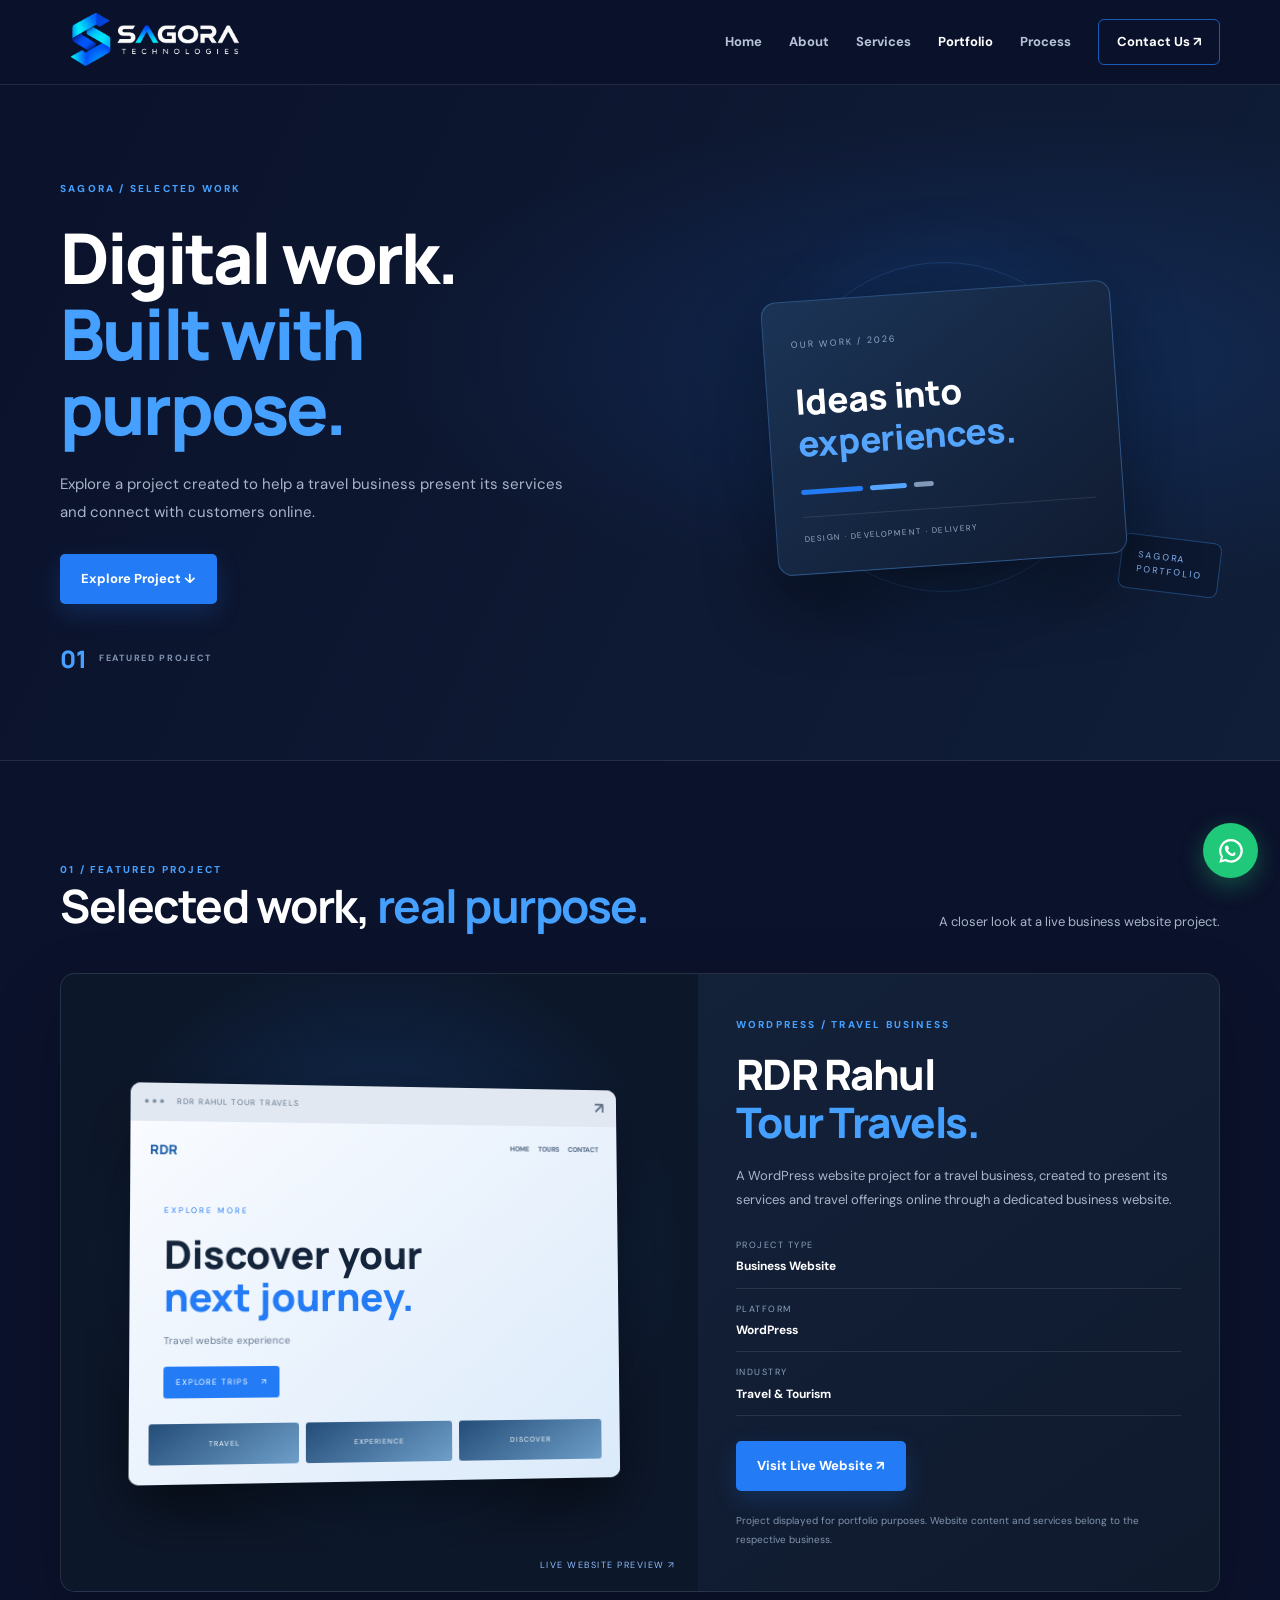
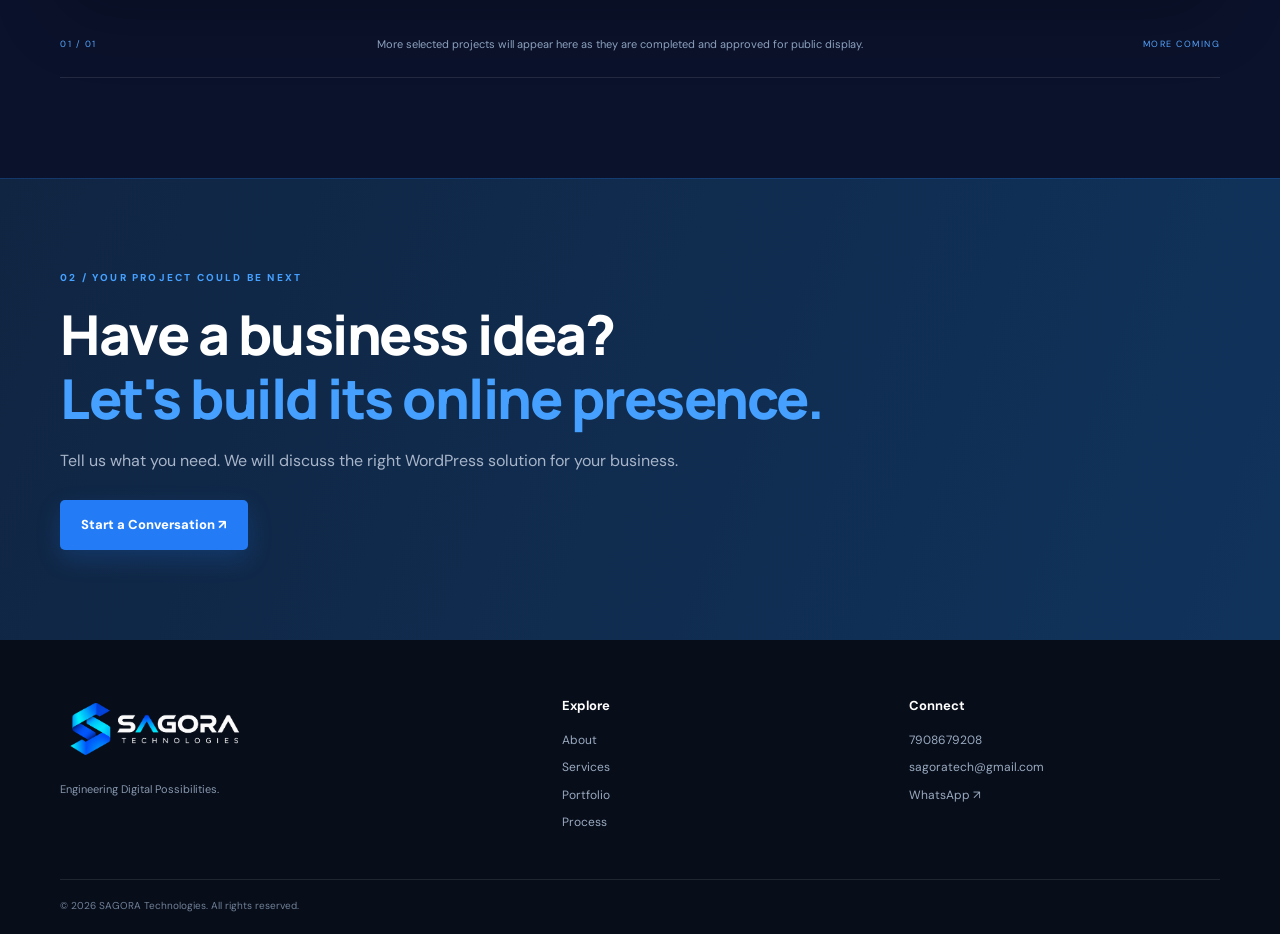
<file: work.html>
<!DOCTYPE html>
<html lang="en"><head><meta charset="UTF-8"><meta name="viewport" content="width=device-width, initial-scale=1">
<meta name="description" content="Explore selected WordPress website work by SAGORA Technologies."><meta name="theme-color" content="#0B122B"><title>Portfolio | SAGORA Technologies</title>
<link rel="icon" type="image/png" href="assets/sagora-logo.png"><link rel="preconnect" href="https://fonts.googleapis.com"><link rel="preconnect" href="https://fonts.gstatic.com" crossorigin>
<link href="https://fonts.googleapis.com/css2?family=DM+Sans:wght@400;500;600;700&family=Manrope:wght@400;500;600;700;800&display=swap" rel="stylesheet"><link rel="stylesheet" href="style.css"></head><body>
<header class="header"><div class="container nav-wrap">
<a href="index.html" class="brand"><img src="assets/sagora-logo.png" alt="SAGORA Technologies"></a>
<button class="menu-toggle" type="button" aria-label="Open navigation" aria-expanded="false"><span></span><span></span><span></span></button>
<nav class="nav"><a href="index.html" data-page="index">Home</a><a href="about.html" data-page="about">About</a><a href="services.html" data-page="services">Services</a><a href="work.html" data-page="work" class="active">Portfolio</a><a href="process.html" data-page="process">Process</a><a class="nav-button" href="contact.html" data-page="contact">Contact Us ↗</a></nav>
</div></header><main><section class="portfolio-hero"><div class="container portfolio-hero-grid"><div class="reveal"><div class="eyebrow"><i></i> SAGORA / SELECTED WORK</div><h1>Digital work.<br><span>Built with purpose.</span></h1><p>Explore a project created to help a travel business present its services and connect with customers online.</p><a href="#projects" class="btn primary">Explore Project ↓</a><span class="portfolio-count">01 <small>FEATURED PROJECT</small></span></div><div class="portfolio-hero-art reveal"><div class="portfolio-orbit"></div><div class="portfolio-floating-card"><small>OUR WORK / 2026</small><strong>Ideas into<br><span>experiences.</span></strong><div class="mini-bars"><i></i><i></i><i></i></div><footer>DESIGN · DEVELOPMENT · DELIVERY</footer></div><span class="portfolio-stamp">SAGORA<br>PORTFOLIO</span></div></div></section><section class="section" id="projects"><div class="container"><div class="section-heading reveal"><div><div class="eyebrow">01 / FEATURED PROJECT</div><h2>Selected work, <span>real purpose.</span></h2></div><p>A closer look at a live business website project.</p></div><article class="portfolio-feature reveal"><a class="portfolio-visual" href="https://rdrrahultourtravels.thsite.top/" target="_blank" rel="noopener noreferrer" aria-label="Visit RDR Rahul Tour Travels website"><div class="portfolio-browser"><div class="portfolio-browser-top"><span>● ● ●</span><small>RDR RAHUL TOUR TRAVELS</small><b>↗</b></div><div class="portfolio-browser-body"><div class="mock-nav">RDR <span>HOME　 TOURS　 CONTACT</span></div><div class="mock-content"><small>EXPLORE MORE</small><h3>Discover your<br><em>next journey.</em></h3><p>Travel website experience</p><i>EXPLORE TRIPS　 ↗</i></div><div class="mock-image-strip"><span>TRAVEL</span><span>EXPERIENCE</span><span>DISCOVER</span></div></div></div><span class="visual-caption">LIVE WEBSITE PREVIEW ↗</span></a><div class="portfolio-description"><div class="eyebrow">WORDPRESS / TRAVEL BUSINESS</div><h2>RDR Rahul<br><span>Tour Travels.</span></h2><p>A WordPress website project for a travel business, created to present its services and travel offerings online through a dedicated business website.</p><div class="project-facts"><div><small>PROJECT TYPE</small><strong>Business Website</strong></div><div><small>PLATFORM</small><strong>WordPress</strong></div><div><small>INDUSTRY</small><strong>Travel & Tourism</strong></div></div><a class="btn primary" href="https://rdrrahultourtravels.thsite.top/" target="_blank" rel="noopener noreferrer">Visit Live Website ↗</a><p class="portfolio-disclaimer">Project displayed for portfolio purposes. Website content and services belong to the respective business.</p></div></article><div class="portfolio-bottom-note reveal"><span>01 / 01</span><p>More selected projects will appear here as they are completed and approved for public display.</p><span>MORE COMING</span></div></div></section><section class="portfolio-cta"><div class="container reveal"><div class="eyebrow">02 / YOUR PROJECT COULD BE NEXT</div><h2>Have a business idea?<br><span>Let's build its online presence.</span></h2><p>Tell us what you need. We will discuss the right WordPress solution for your business.</p><a href="contact.html" class="btn primary">Start a Conversation ↗</a></div></section></main><footer class="footer"><div class="container footer-grid">
<div><img src="assets/sagora-logo.png" alt="SAGORA Technologies"><p>Engineering Digital Possibilities.</p></div>
<div><h4>Explore</h4><a href="about.html">About</a><a href="services.html">Services</a><a href="work.html">Portfolio</a><a href="process.html">Process</a></div>
<div><h4>Connect</h4><a href="tel:+917908679208">7908679208</a><a href="mailto:sagoratech@gmail.com">sagoratech@gmail.com</a><a href="https://wa.me/917908679208" target="_blank" rel="noopener noreferrer">WhatsApp ↗</a></div>
</div><div class="container footer-bottom">© <span class="year"></span> SAGORA Technologies. All rights reserved.</div></footer>
<a class="floating-whatsapp" href="https://wa.me/917908679208?text=Hello%20SAGORA%2C%20I%20would%20like%20to%20discuss%20a%20website%20project." target="_blank" rel="noopener noreferrer" aria-label="Chat with SAGORA on WhatsApp"><svg viewBox="0 0 32 32" aria-hidden="true"><path d="M16 3.2A12.6 12.6 0 0 0 5.2 22.3L3.5 28.5l6.4-1.7A12.6 12.6 0 1 0 16 3.2Zm0 22.8a10.2 10.2 0 0 1-5.2-1.4l-.4-.2-3.8 1 1-3.7-.3-.4A10.2 10.2 0 1 1 16 26Zm5.6-7.6c-.3-.2-1.8-.9-2.1-1s-.5-.2-.7.2-.8 1-1 1.2-.4.2-.7.1a8.3 8.3 0 0 1-2.5-1.5 9.4 9.4 0 0 1-1.7-2.1c-.2-.3 0-.5.1-.6l.5-.6c.2-.2.2-.4.3-.6s0-.4 0-.6-.7-1.7-1-2.3-.5-.5-.7-.5h-.6c-.2 0-.6.1-.9.4s-1.2 1.2-1.2 2.8 1.2 3.2 1.4 3.4a11.6 11.6 0 0 0 4.5 4c.6.3 1.1.5 1.5.6.6.2 1.2.2 1.6.1.5-.1 1.8-.7 2-1.4s.3-1.3.2-1.4-.3-.2-.6-.4Z"/></svg></a><script src="script.js"></script></body></html>
</file>
<file: style.css>
:root {
  --navy:#0B122B;
  --blue:#237CF5;
  --slate:#64748B;
  --white:#fff;
  --muted:#A8B5C9;
  --line:rgba(255,255,255,.1);
  --card:#111D34;
}
*{margin:0;padding:0;box-sizing:border-box}
html{scroll-behavior:smooth}
body{background:var(--navy);color:var(--white);font-family:"DM Sans",sans-serif;line-height:1.7;overflow-x:hidden}
a{text-decoration:none;color:inherit}
button,input,select,textarea{font:inherit}
.container{width:min(1160px,calc(100% - 44px));margin:auto}
.header{position:sticky;top:0;z-index:100;background:rgba(11,18,43,.92);backdrop-filter:blur(18px);border-bottom:1px solid var(--line)}
.nav-wrap{height:84px;display:flex;align-items:center;justify-content:space-between}
.brand img{width:190px;height:65px;object-fit:contain;object-position:left center}
.nav{display:flex;align-items:center;gap:27px}
.nav a{font-size:13px;font-weight:700;color:#B7C4D8;transition:.25s}
.nav a:hover,.nav a.active{color:#fff}
.nav .nav-button{padding:11px 18px;border:1px solid rgba(35,124,245,.7);border-radius:6px;color:white}
.nav .nav-button:hover{background:var(--blue)}
.menu-toggle{display:none;background:none;color:white;border:0;font-size:25px}
.hero{min-height:680px;display:flex;align-items:center;overflow:hidden;position:relative;background:radial-gradient(ellipse at 80% 45%,rgba(35,124,245,.12),transparent 45%)}
.hero-grid{display:grid;grid-template-columns:1.1fr .9fr;align-items:center;gap:55px;padding:75px 0}
.eyebrow{font-size:10px;font-weight:800;letter-spacing:2.2px;color:#45A0FF}
.hero .eyebrow{display:flex;align-items:center;gap:10px}
.hero .eyebrow i{width:7px;height:7px;background:#45A0FF;border-radius:50%;box-shadow:0 0 12px #237CF5}
h1,h2,h3{font-family:Manrope,sans-serif;line-height:1.2}
.hero h1{font-size:clamp(44px,5.6vw,70px);letter-spacing:-3px;margin:24px 0}
h1 span,h2 span{color:#45A0FF}
.hero-copy>p,.page-hero p{max-width:550px;color:var(--muted);font-size:16px;line-height:1.9}
.actions{display:flex;flex-wrap:wrap;gap:14px;margin-top:30px}
.btn{display:inline-flex;align-items:center;justify-content:center;gap:15px;padding:14px 21px;border-radius:5px;font-size:13px;font-weight:800;transition:.25s}
.btn:hover{transform:translateY(-3px)}
.primary{background:var(--blue);color:white;box-shadow:0 9px 25px rgba(35,124,245,.2)}
.primary:hover{background:#4090FF}
.outline{border:1px solid rgba(255,255,255,.2);color:white}
.outline:hover{border-color:#45A0FF;background:rgba(35,124,245,.1)}
.hero-caption{margin-top:45px;color:#8596B0;font-size:11px}
.hero-art{height:430px;display:grid;place-items:center;position:relative}
.art-orbit{position:absolute;width:410px;height:410px;border:1px solid rgba(69,160,255,.15);border-radius:50%;animation:spin 40s linear infinite}
.art-window{width:min(390px,90%);background:#14243F;border:1px solid rgba(100,160,255,.35);border-radius:12px;box-shadow:0 25px 80px #0008;transform:rotate(-3deg);position:relative;z-index:2}
.window-top{height:43px;border-bottom:1px solid var(--line);display:flex;align-items:center;gap:6px;padding:0 17px}
.window-top>span{width:7px;height:7px;background:#F27878;border-radius:50%}
.window-top>span:nth-child(2){background:#E8C66A}.window-top>span:nth-child(3){background:#61C997}
.window-top small{margin-left:auto;color:#8195B2;font-size:8px;letter-spacing:1.5px}
.window-content{padding:32px}
.window-content>small{font-size:8px;letter-spacing:2px;color:#45A0FF}
.window-content h2{font-size:36px;margin:18px 0}
.fake-line{height:5px;width:90%;border-radius:5px;background:#334968;margin:9px 0}
.fake-line.short{width:65%}
.fake-button{height:25px;width:110px;background:var(--blue);border-radius:3px;margin-top:22px}
.art-bottom{display:flex;justify-content:space-between;border-top:1px solid var(--line);margin-top:30px;padding-top:16px;color:#45A0FF;font-weight:800}
.art-bottom small{font-size:8px;color:#90A2BB;letter-spacing:1px}
.art-tag{position:absolute;z-index:3;background:#1B2C49;border:1px solid rgba(100,160,255,.3);padding:11px 15px;border-radius:6px;font-size:10px;box-shadow:0 10px 25px #0005}
.tag-one{top:70px;right:-5px}.tag-two{bottom:45px;left:-5px}
.section{padding:100px 0}
.section-alt{background:#0E192F;border-top:1px solid var(--line);border-bottom:1px solid var(--line)}
.intro-grid,.story-grid{display:grid;grid-template-columns:.55fr 1.45fr;gap:45px}
h2{font-size:clamp(30px,4vw,46px);letter-spacing:-1.5px}
.intro-grid p,.story-grid p,.feature-grid p{color:var(--muted);font-size:14px;line-height:1.9;margin:20px 0}
.text-link{display:inline-block;color:#fff;font-size:13px;font-weight:800;border-bottom:1px solid #237CF5;padding-bottom:6px;margin-top:10px}
.text-link:hover{color:#45A0FF}
.section-heading{display:flex;justify-content:space-between;align-items:end;gap:35px;margin-bottom:40px}
.section-heading>p{max-width:350px;color:var(--muted);font-size:13px}
.service-grid{display:grid;grid-template-columns:repeat(4,1fr);gap:14px;margin-top:35px}
.service-card{padding:27px 22px;background:linear-gradient(145deg,#14243F,#101A2D);border:1px solid var(--line);border-radius:7px;transition:.3s}
.service-card:hover,.detail-card:hover{transform:translateY(-7px);border-color:#398BFF}
.service-card>span,.detail-card>span{font-size:9px;color:#45A0FF;letter-spacing:1.2px}
.service-icon{font-size:28px;color:#45A0FF;margin:22px 0}
.service-card h3{font-size:17px;min-height:50px}
.service-card p,.step p{font-size:12px;color:var(--muted);margin-top:12px;line-height:1.8}
.center{text-align:center;margin-top:40px}
.feature-grid{display:grid;grid-template-columns:1fr 1fr;gap:75px;align-items:center}
.feature-panel{min-height:350px;padding:30px;background:radial-gradient(circle at 80% 20%,#237cf533,transparent 50%),#111f37;border:1px solid #237cfa55;display:flex;flex-direction:column;justify-content:space-between;transform:rotate(1deg)}
.feature-panel h2{font-size:60px;line-height:1.1}
.feature-panel small{font-size:9px;letter-spacing:2px;color:#91A5C2}
.check-list{list-style:none;display:grid;gap:12px;margin:20px 0;color:#C8D4E5;font-size:13px}
.check-list li::first-letter{color:#45A0FF}
.project-card,.portfolio-card{display:grid;grid-template-columns:1.05fr .95fr;gap:0;background:#14233B;border:1px solid var(--line);border-radius:8px;overflow:hidden;transition:.3s}
.project-card:hover,.portfolio-card:hover{border-color:#398BFF;transform:translateY(-4px)}
.project-art,.portfolio-preview{min-height:320px;display:grid;place-items:center;padding:30px;background:radial-gradient(circle,#237cf533,transparent 70%),#101C30;position:relative}
.project-browser,.portfolio-browser{width:100%;max-width:430px;background:#EFF4FA;color:#15243A;border-radius:6px;overflow:hidden;box-shadow:0 20px 45px #0005;transform:rotate(-2deg);transition:.3s}
.project-card:hover .project-browser,.portfolio-preview:hover .portfolio-browser{transform:rotate(0) scale(1.02)}
.browser-top{background:#DCE4EF;padding:9px 12px;font-size:8px;color:#65758B}
.browser-top small{margin-left:12px}
.browser-body{padding:35px;min-height:210px;background:linear-gradient(120deg,#fff,#DCEBFA)}
.browser-body h3,.browser-body h2{font-size:30px;color:#14243A}
.browser-body h3 span,.browser-body h2 span{color:#176DE0}
.browser-body small{font-size:8px;color:#64748B}
.project-info,.portfolio-info{padding:35px;align-self:center}
.project-info h3,.portfolio-info h2{font-size:26px;margin:17px 0 10px}
.project-info p,.portfolio-info p{color:var(--muted);font-size:13px;line-height:1.9}
.steps-grid,.values-grid{display:grid;grid-template-columns:repeat(4,1fr);gap:20px;margin:35px 0}
.step{border-top:1px solid #33445F;padding-top:20px}
.step b{color:#45A0FF}
.step h3{margin-top:15px}
.cta{padding:95px 0;background:linear-gradient(110deg,#102542,#10335C);border-top:1px solid #237cfa33}
.cta h2{font-size:clamp(35px,5vw,56px);margin:15px 0}
.cta p{color:var(--muted);margin:15px 0 25px}
.footer{padding:55px 0 20px;background:#070D19}
.footer-grid{display:grid;grid-template-columns:1.5fr 1fr 1fr;gap:35px;padding-bottom:40px}
.footer-grid img{width:190px;height:65px;object-fit:contain;object-position:left}
.footer-grid p{color:#8797AD;font-size:11px;margin-top:12px}
.footer-grid h4{font-size:13px;margin-bottom:13px}
.footer-grid a{display:block;color:#9AAAC0;font-size:12px;margin:7px 0}
.footer-grid a:hover{color:#45A0FF}
.footer-bottom{border-top:1px solid var(--line);padding-top:17px;color:#718198;font-size:10px}
.page-hero{padding:105px 0 85px;background:radial-gradient(ellipse at 80% 20%,#237cf522,transparent 50%),#0D182B;border-bottom:1px solid var(--line)}
.page-hero h1{font-size:clamp(42px,5vw,65px);max-width:800px;margin:20px 0}
.page-hero p{max-width:600px}
.values-grid{grid-template-columns:repeat(3,1fr)}
.detail-grid{display:grid;grid-template-columns:repeat(2,1fr);gap:18px}
.detail-card{padding:32px;background:#111F35;border:1px solid var(--line);border-radius:7px;transition:.3s}
.detail-card h2{font-size:24px;margin:20px 0 12px}
.detail-card p{color:var(--muted);font-size:13px}
.detail-card h4{margin-top:20px;font-size:12px}
.notice{padding:25px;background:#14243F;border:1px solid #237cfa55;border-radius:7px}
.notice p{font-size:13px;color:var(--muted);margin-top:8px}
.portfolio-card{grid-template-columns:1.1fr .9fr}
.portfolio-preview{min-height:370px}
.visit-label{position:absolute;bottom:20px;right:22px;font-size:9px;letter-spacing:1px}
.tags{display:flex;gap:8px;flex-wrap:wrap;margin:20px 0}
.tags span{font-size:10px;border:1px solid var(--line);padding:5px 9px;border-radius:4px;color:#B8C6D9}
.muted{color:var(--muted)}
.portfolio-note{margin-top:35px;font-size:12px}
.timeline{max-width:850px}
.timeline article{display:grid;grid-template-columns:65px 1fr;gap:25px;padding-bottom:55px;position:relative}
.timeline article:not(:last-child):after{content:"";position:absolute;left:25px;top:50px;bottom:0;width:1px;background:#237CF5}
.timeline article>b{width:52px;height:52px;border-radius:50%;border:1px solid #398BFF;color:#45A0FF;display:grid;place-items:center;background:#14243F}
.timeline small{color:#45A0FF;letter-spacing:1.5px}
.timeline h2{margin:8px 0}
.timeline p{color:var(--muted);font-size:13px;max-width:650px}
.contact-gate{max-width:650px;text-align:center;padding:55px 25px;border:1px solid var(--line);background:#111F35;border-radius:10px}
.contact-gate h2{margin:15px 0}
.contact-gate p{color:var(--muted);font-size:13px}
.gate-icon{font-size:35px;color:#45A0FF;margin-bottom:15px}
.floating-whatsapp{position:fixed;right:22px;bottom:22px;width:55px;height:55px;border-radius:50%;background:#20C879;display:grid;place-items:center;box-shadow:0 8px 25px #20C87955;z-index:90;transition:.25s}
.floating-whatsapp:hover{transform:translateY(-5px) scale(1.05)}
.floating-whatsapp svg{width:30px;height:30px;fill:white}
.reveal{opacity:0;transform:translateY(22px);transition:.7s}
.reveal.visible{opacity:1;transform:translateY(0)}
@keyframes spin{to{transform:rotate(360deg)}}
@media(max-width:950px){.nav{gap:14px}.nav a{font-size:11px}.service-grid{grid-template-columns:repeat(2,1fr)}.hero-grid{gap:25px}.feature-grid{gap:35px}}
@media(max-width:700px){
 .container{width:calc(100% - 32px)}.nav-wrap{height:72px}.brand img{width:155px;height:58px}.menu-toggle{display:block}
 .nav{display:none;position:absolute;top:72px;left:0;right:0;background:#0B122B;padding:15px 22px 22px;flex-direction:column;align-items:stretch;border-bottom:1px solid var(--line)}
 .nav.open{display:flex}.nav a{padding:11px 0;font-size:13px}.nav .nav-button{text-align:center}
 .hero-grid,.feature-grid,.intro-grid,.story-grid,.project-card,.portfolio-card,.detail-grid{grid-template-columns:1fr}
 .hero-grid{padding:65px 0}.hero h1{font-size:48px}.hero-art{height:370px}.art-orbit{width:320px;height:320px}
 .section{padding:70px 0}.section-heading{display:block}.section-heading>p{margin-top:15px}
 .service-grid{grid-template-columns:1fr 1fr}.feature-panel{min-height:290px}.feature-panel h2{font-size:50px}
 .steps-grid{grid-template-columns:1fr 1fr}.page-hero{padding:75px 0}.page-hero h1{font-size:43px}
 .values-grid{grid-template-columns:1fr}.footer-grid{grid-template-columns:1fr 1fr}.footer-grid>div:first-child{grid-column:1/-1}
 .timeline article{grid-template-columns:50px 1fr;gap:15px}
}
@media(max-width:420px){.service-grid{grid-template-columns:1fr}.actions{flex-direction:column}.actions .btn{width:100%}.steps-grid{grid-template-columns:1fr}.project-info,.portfolio-info{padding:25px}.footer-grid{grid-template-columns:1fr 1fr}}
@media(prefers-reduced-motion:reduce){*{animation:none!important;transition:none!important;scroll-behavior:auto!important}.reveal{opacity:1;transform:none}}

/* SAGORA mobile navigation */
.menu-toggle{width:46px;height:46px;display:none;align-items:center;justify-content:center;flex-direction:column;gap:6px;border:1px solid rgba(69,160,255,.35);border-radius:13px;background:linear-gradient(145deg,#142746,#0d1830);cursor:pointer;box-shadow:0 8px 22px #0003;transition:.25s}
.menu-toggle span{display:block;width:19px;height:2px;border-radius:3px;background:#eaf3ff;transition:transform .3s ease,opacity .2s ease,width .3s ease}
.menu-toggle:hover{border-color:#45A0FF;box-shadow:0 0 0 4px #237cf51a}
.menu-toggle[aria-expanded="true"] span:first-child{transform:translateY(8px) rotate(45deg)}
.menu-toggle[aria-expanded="true"] span:nth-child(2){opacity:0;width:5px}
.menu-toggle[aria-expanded="true"] span:last-child{transform:translateY(-8px) rotate(-45deg)}
.nav a.active{color:#fff}
.floating-whatsapp{animation:waPulse 2.8s infinite}
@keyframes waPulse{0%,100%{box-shadow:0 8px 25px #20c87955,0 0 0 0 #20c87935}50%{box-shadow:0 8px 25px #20c87966,0 0 0 11px #20c87900}}
/* Contact page */
.contact-layout{display:grid;grid-template-columns:1.05fr .95fr;gap:55px;align-items:start}
.contact-intro h2{margin:15px 0}.contact-intro>.muted{max-width:520px;margin:18px 0 28px}
.contact-methods{display:grid;gap:12px}
.contact-method{display:flex;align-items:center;gap:15px;padding:17px;background:#14233b;border:1px solid var(--line);border-radius:9px;transition:.25s}
.contact-method:hover{transform:translateX(5px);border-color:#398bff}
.contact-method-icon{width:43px;height:43px;display:grid;place-items:center;background:#237cf522;color:#58a4ff;border-radius:12px;font-size:19px}
.contact-method-icon.whatsapp-symbol{background:#20c87920;color:#20c879}
.contact-method>span:nth-child(2){display:grid;gap:3px}.contact-method small,.project-facts small{font-size:9px;letter-spacing:1.5px;color:#8da1bd}.contact-method strong{font-size:14px}.contact-method>b{margin-left:auto;color:#58a4ff}
.contact-side{padding:32px;background:linear-gradient(145deg,#14243f,#101a2d);border:1px solid #237cf544;border-radius:12px}
.contact-side h3{font-size:23px;margin:13px 0}.contact-side .btn{margin-top:12px}
/* Premium portfolio */
.portfolio-hero{padding:95px 0 85px;overflow:hidden;background:radial-gradient(ellipse at 78% 40%,#237cf52c,transparent 43%),linear-gradient(115deg,#0b122b,#101e38);border-bottom:1px solid var(--line)}
.portfolio-hero-grid{display:grid;grid-template-columns:1fr 1fr;gap:55px;align-items:center}
.portfolio-hero h1{font:800 clamp(44px,5.8vw,70px)/1.08 Manrope,sans-serif;letter-spacing:-2.8px;margin:23px 0}
.portfolio-hero h1 span,.portfolio-description h2 span,.portfolio-cta h2 span{color:#45a0ff}
.portfolio-hero p{max-width:510px;color:var(--muted);font-size:15px;line-height:1.9;margin-bottom:27px}
.portfolio-count{display:flex;align-items:center;gap:12px;margin-top:38px;color:#45a0ff;font:800 24px Manrope}.portfolio-count small{font:700 9px "DM Sans";letter-spacing:1.7px;color:#8195b2}
.portfolio-hero-art{min-height:370px;display:grid;place-items:center;position:relative}
.portfolio-orbit{position:absolute;width:330px;height:330px;border:1px solid #45a0ff35;border-radius:50%;box-shadow:0 0 80px #237cf51a,inset 0 0 70px #237cf512}
.portfolio-floating-card{position:relative;z-index:2;width:min(350px,90%);min-height:245px;padding:27px;background:linear-gradient(145deg,#1b3456,#101b31);border:1px solid #5ba7ff55;border-radius:15px;box-shadow:0 30px 70px #0007;transform:rotate(-4deg)}
.portfolio-floating-card>small{font-size:9px;letter-spacing:2px;color:#8da8ca}.portfolio-floating-card strong{display:block;font:800 35px/1.2 Manrope;margin:25px 0}.portfolio-floating-card strong span{color:#55a5ff}
.portfolio-floating-card>footer{font-size:8px;letter-spacing:1.3px;color:#9aacc4;border-top:1px solid var(--line);padding-top:15px;margin-top:22px}
.mini-bars{display:flex;gap:7px}.mini-bars i{height:5px;width:62px;border-radius:9px;background:#237cf5}.mini-bars i:nth-child(2){width:37px;background:#55a5ff}.mini-bars i:nth-child(3){width:20px;background:#8299b8}
.portfolio-stamp{position:absolute;right:0;bottom:20px;padding:12px 16px;border:1px solid #45a0ff55;border-radius:8px;background:#0c1830;color:#8dbdff;font-size:9px;letter-spacing:2px;line-height:1.6;transform:rotate(7deg)}
.portfolio-feature{display:grid;grid-template-columns:1.1fr .9fr;background:linear-gradient(145deg,#14243f,#101a2d);border:1px solid #ffffff16;border-radius:15px;overflow:hidden;box-shadow:0 25px 70px #0003}
.portfolio-visual{min-height:440px;padding:35px;display:grid;place-items:center;position:relative;overflow:hidden;background:radial-gradient(circle at 50% 45%,#237cf544,transparent 65%),#0c172a}
.portfolio-browser{width:100%;max-width:490px;background:#f3f6fa;border-radius:10px;overflow:hidden;box-shadow:0 25px 60px #0008;transform:perspective(1000px) rotateY(5deg) rotateX(2deg);transition:.4s}
.portfolio-visual:hover .portfolio-browser{transform:perspective(1000px) rotateY(0) rotateX(0) translateY(-5px)}
.portfolio-browser-top{height:38px;display:flex;align-items:center;gap:12px;padding:0 13px;background:#e1e8f1;color:#62738a}.portfolio-browser-top span{font-size:9px;color:#8293a8}.portfolio-browser-top small{font-size:8px;letter-spacing:1px}.portfolio-browser-top b{margin-left:auto}
.portfolio-browser-body{color:#15243a;background:linear-gradient(140deg,#f9fbff,#dbeafa);min-height:315px;padding:19px}
.mock-nav{display:flex;justify-content:space-between;font:800 13px Manrope;color:#1d5ea7}.mock-nav span{font:700 7px "DM Sans";color:#526781}
.mock-content{padding:35px 14px 25px}.mock-content>small{font-size:8px;letter-spacing:2px;color:#237cf5}.mock-content h3{font:800 clamp(28px,3vw,39px)/1.1 Manrope;margin:12px 0;color:#14243a}.mock-content h3 em{font-style:normal;color:#237cf5}.mock-content p{font-size:10px;color:#687b93}.mock-content i{display:inline-block;margin-top:17px;padding:9px 12px;background:#237cf5;color:white;font-size:8px;font-style:normal;letter-spacing:1px;border-radius:3px}
.mock-image-strip{display:flex;gap:7px}.mock-image-strip span{flex:1;padding:14px 3px;text-align:center;background:linear-gradient(145deg,#244d78,#6e9fc9);color:white;font-size:7px;letter-spacing:1px;border-radius:3px}
.visual-caption{position:absolute;bottom:18px;right:22px;color:#91bfff;font-size:9px;letter-spacing:1.5px}
.portfolio-description{padding:42px 38px;align-self:center}.portfolio-description h2{font:800 clamp(30px,3.3vw,42px)/1.15 Manrope;margin:17px 0}.portfolio-description>p{color:var(--muted);font-size:13px;line-height:1.9}
.project-facts{display:grid;gap:13px;margin:25px 0}.project-facts>div{display:grid;gap:3px;padding-bottom:11px;border-bottom:1px solid var(--line)}.project-facts strong{font-size:12px}.portfolio-disclaimer{font-size:10px!important;color:#8295af!important;margin-top:20px}
.portfolio-bottom-note{display:flex;align-items:center;justify-content:space-between;gap:20px;padding:23px 0;margin-top:20px;border-bottom:1px solid var(--line);color:#8da1bd}.portfolio-bottom-note span{font-size:9px;letter-spacing:1.5px;color:#55a5ff;white-space:nowrap}.portfolio-bottom-note p{font-size:11px}
.portfolio-cta{padding:90px 0;background:linear-gradient(110deg,#102542,#10335c);border-top:1px solid #237cfa33}.portfolio-cta h2{font:800 clamp(34px,5vw,55px)/1.16 Manrope;margin:17px 0}.portfolio-cta p{color:var(--muted);margin-bottom:25px}
@media(max-width:700px){.menu-toggle{display:flex}.nav{display:flex;position:absolute;top:calc(100% + 10px);left:16px;right:16px;padding:10px;background:rgba(11,18,43,.98);border:1px solid #398bff55;border-radius:15px;box-shadow:0 22px 50px #0009;flex-direction:column;align-items:stretch;gap:3px;opacity:0;visibility:hidden;transform:translateY(-12px) scale(.98);transform-origin:top right;transition:opacity .25s,transform .25s,visibility .25s;backdrop-filter:blur(18px)}
.nav.open{opacity:1;visibility:visible;transform:translateY(0) scale(1)}.nav a{padding:12px 14px!important;border-radius:9px;font-size:13px!important}.nav a:hover,.nav a.active{background:#237cf51c}.nav .nav-button{text-align:center;margin-top:4px}
.contact-layout,.portfolio-hero-grid,.portfolio-feature{grid-template-columns:1fr}.portfolio-hero{padding:70px 0 55px}.portfolio-hero-art{min-height:310px}.portfolio-orbit{width:275px;height:275px}.portfolio-floating-card{max-width:320px}.portfolio-visual{min-height:350px;padding:20px}.portfolio-browser-body{min-height:280px}.portfolio-description{padding:30px 25px}.contact-layout{gap:35px}}
@media(max-width:420px){.portfolio-hero h1{font-size:43px}.portfolio-visual{padding:13px;min-height:310px}.mock-content{padding:25px 8px}.portfolio-bottom-note{align-items:flex-start}.portfolio-bottom-note span:last-child{display:none}.contact-side{padding:25px 20px}}
</file>
